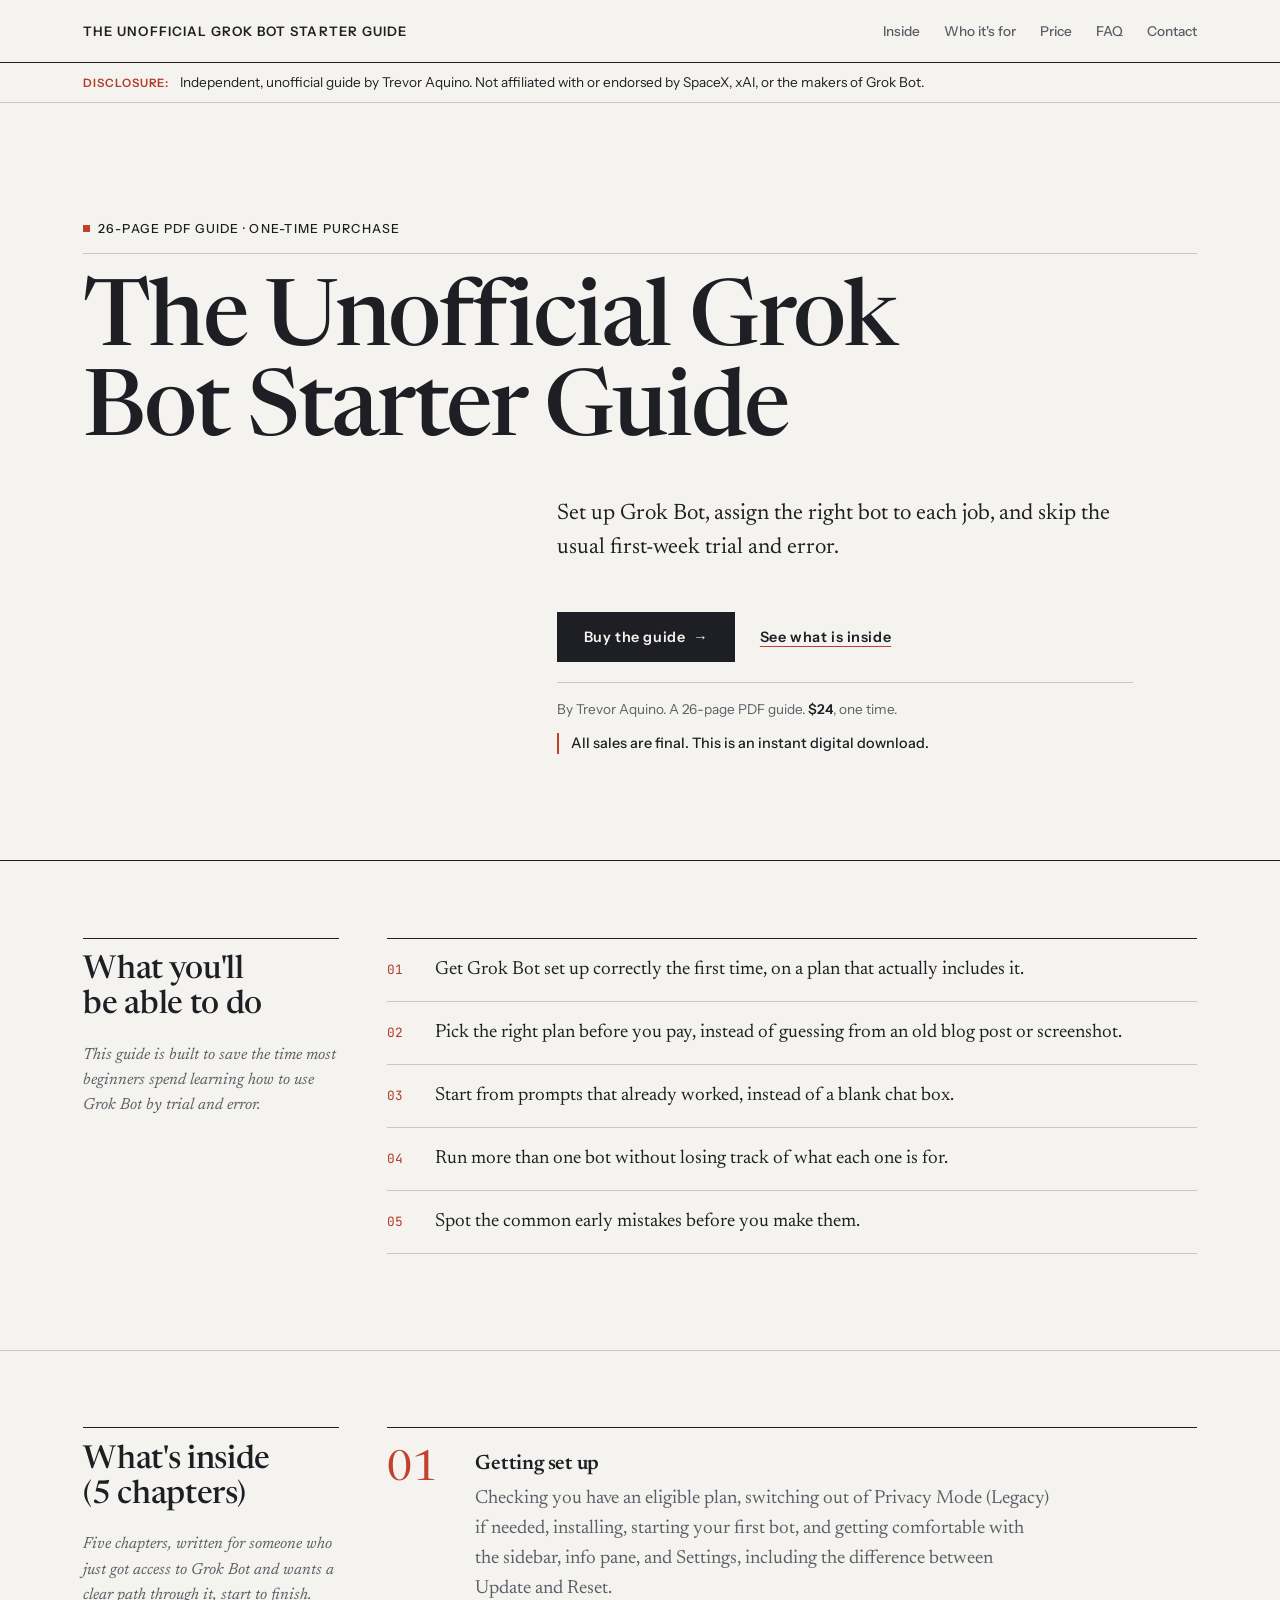
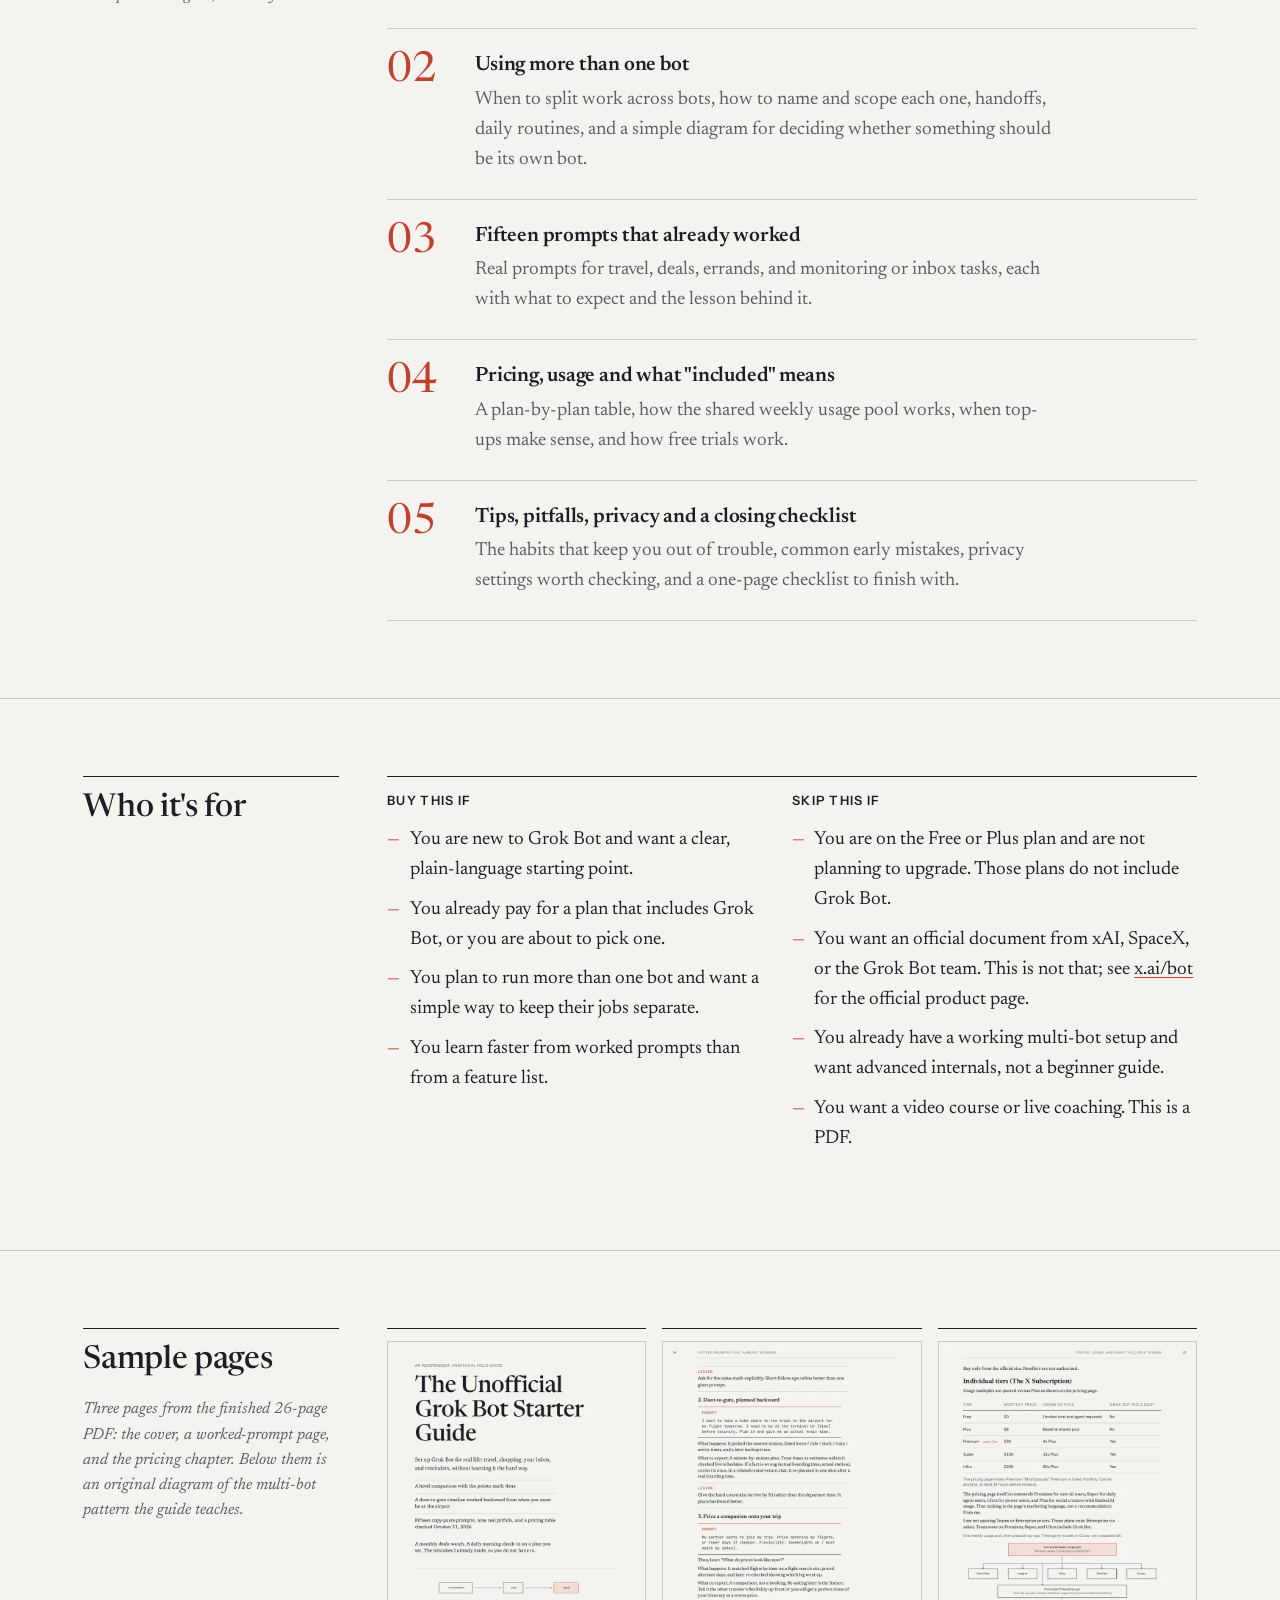
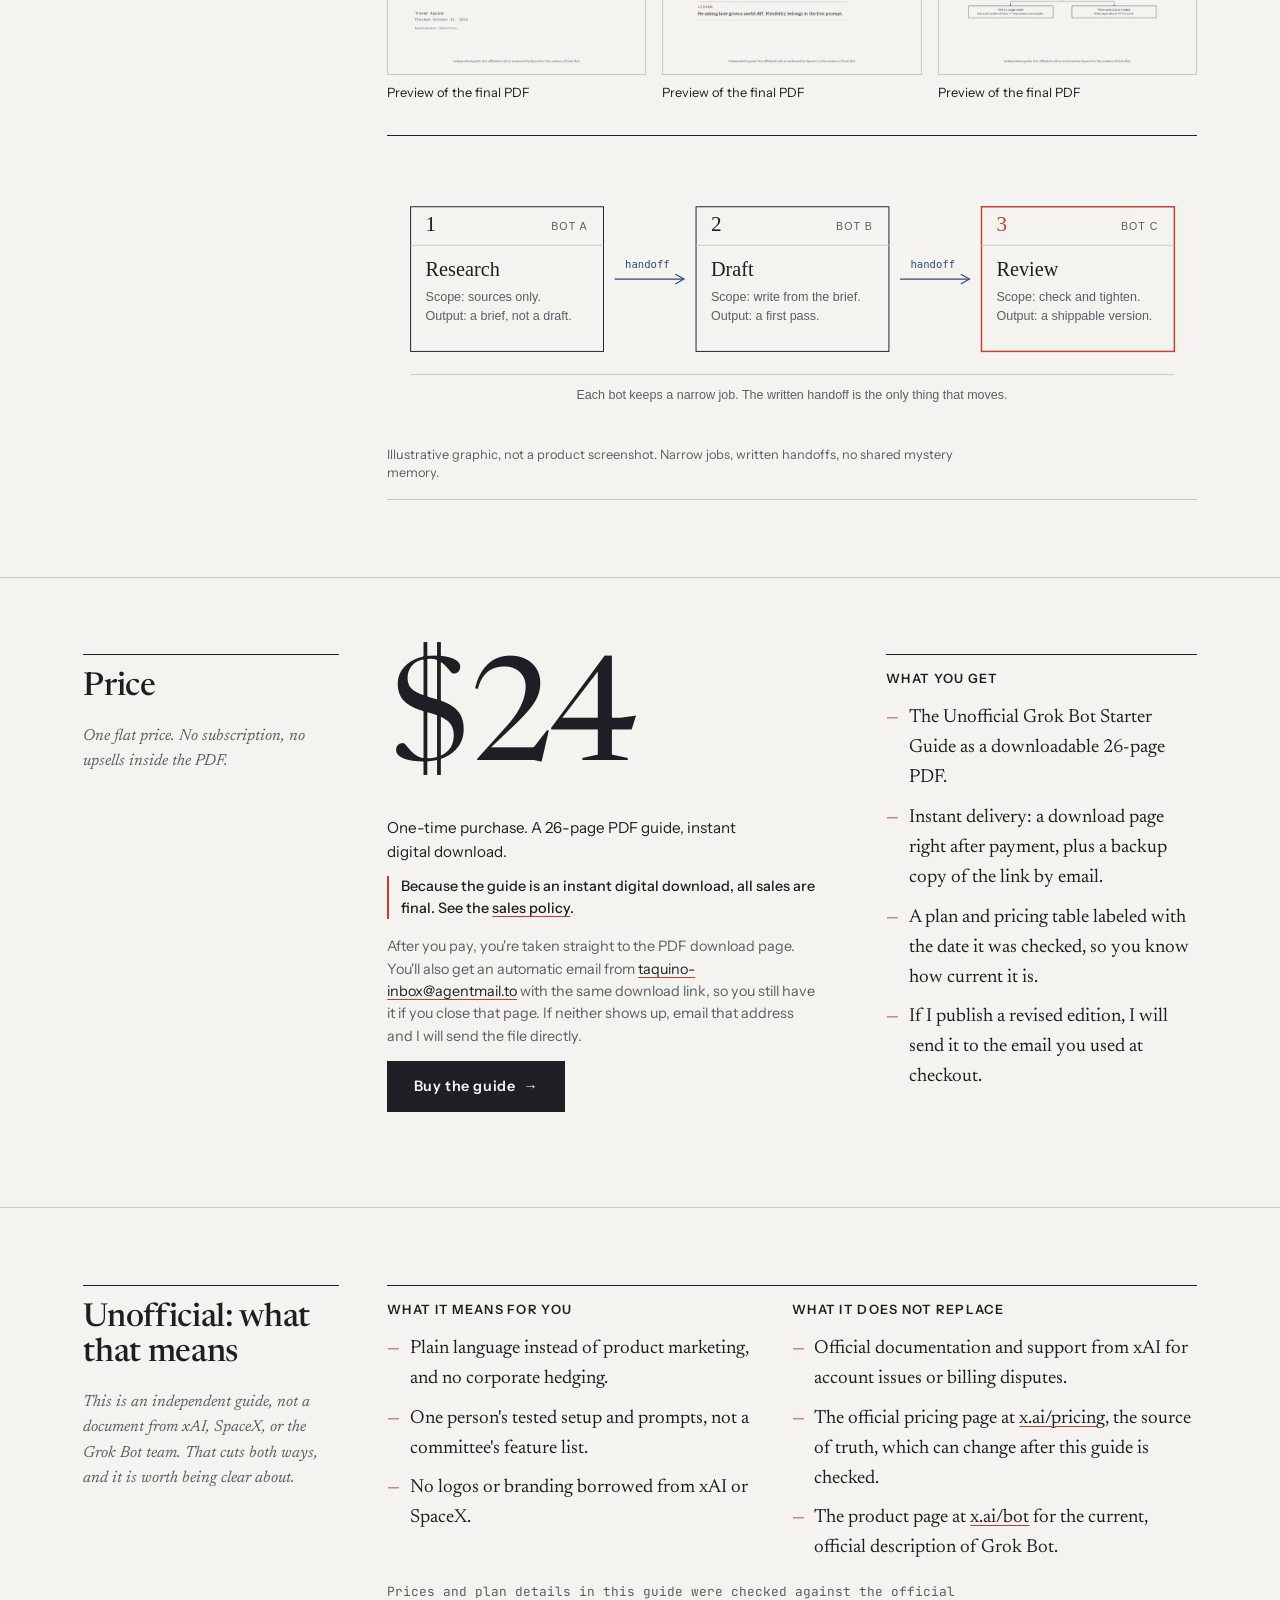
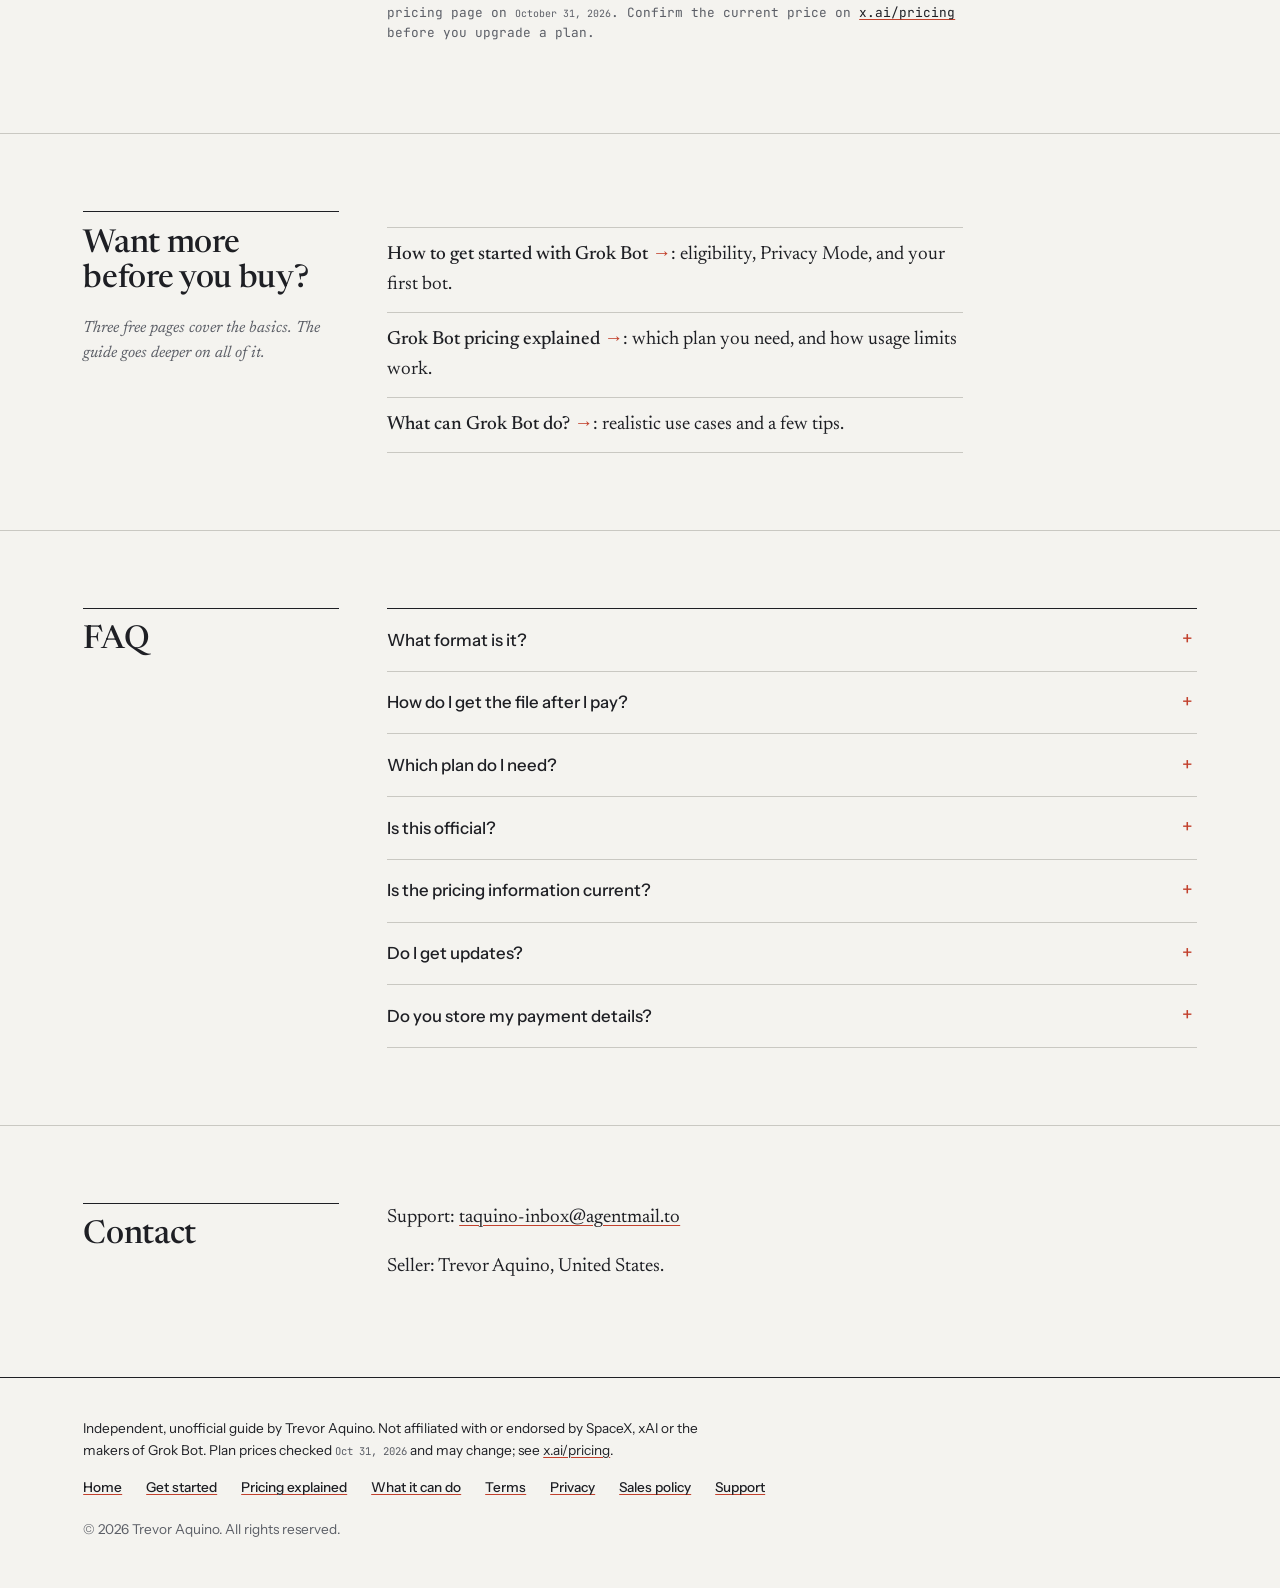
<file: index.html>
<!DOCTYPE html>
<html lang="en">
  <head>
    <meta charset="utf-8" />
    <meta name="viewport" content="width=device-width, initial-scale=1" />
    <!--
      SITE CONFIG (edit here, then match styles.css --price)
      PRICE: $24
      SUPPORT_EMAIL: taquino-inbox@agentmail.to
      BUY_URL: https://buy.stripe.com/14A6oI05U7hmfUZ0LU9EI00 (live Stripe Payment Link; see CHECKLIST.md to swap providers)
      CONTENTS: keep the ordered list in #contents-list in sync with this list
        1. Getting set up (eligible plans, Privacy Mode, installing, first bot, sidebar, info pane and Settings, Update vs Reset)
        2. Using more than one bot (when to split work, naming and scoping, handoffs, routines, a decision diagram)
        3. Fifteen prompts that already worked (travel, deals, errands, monitoring and inbox)
        4. Pricing, usage and what "included" means (tier table, shared weekly pool, top-ups, trials)
        5. Tips, pitfalls, privacy and a closing checklist
      PAGE COUNT: 26 pages (final). State it in hero/meta/OG/Twitter, Product JSON-LD,
      FAQ, and other beginner-facing copy; keep visible FAQ text and JSON-LD in sync.
    -->
    <title>The Unofficial Grok Bot Starter Guide: Setup, Plans &amp; 15 Tested Prompts (PDF)</title>
    <meta
      name="description"
      content="Plain-English 26-page starter guide for new Grok Bot users: setup, which plan includes it, one bot per job, 15 tested prompts. Unofficial and independent."
    />
    <meta name="robots" content="index, follow" />
    <link rel="canonical" href="https://trevoraquino.me/grokbot-guide/" />
    <link rel="icon" href="assets/favicon.svg" type="image/svg+xml" />
    <link rel="apple-touch-icon" href="assets/favicon.svg" />
    <meta property="og:type" content="website" />
    <meta property="og:site_name" content="The Unofficial Grok Bot Starter Guide" />
    <meta property="og:title" content="The Unofficial Grok Bot Starter Guide: Setup, Plans &amp; 15 Tested Prompts (PDF)" />
    <meta
      property="og:description"
      content="Plain-English 26-page starter guide for new Grok Bot users: setup, which plan includes it, one bot per job, 15 tested prompts. Unofficial and independent."
    />
    <meta property="og:url" content="https://trevoraquino.me/grokbot-guide/" />
    <meta
      property="og:image"
      content="https://trevoraquino.me/grokbot-guide/assets/og-image.png"
    />
    <meta property="og:image:width" content="1200" />
    <meta property="og:image:height" content="630" />
    <meta name="twitter:card" content="summary_large_image" />
    <meta name="twitter:title" content="The Unofficial Grok Bot Starter Guide" />
    <meta
      name="twitter:description"
      content="Plain-English 26-page starter guide for new Grok Bot users: setup, which plan includes it, one bot per job, 15 tested prompts."
    />
    <meta
      name="twitter:image"
      content="https://trevoraquino.me/grokbot-guide/assets/og-image.png"
    />
    <meta name="theme-color" content="#0d5c4d" />
    <link rel="preload" href="styles.css" as="style" />
    <link rel="stylesheet" href="styles.css" />
    <link rel="preconnect" href="https://buy.stripe.com" />
    <script type="application/ld+json">
      {
        "@context": "https://schema.org",
        "@graph": [
          {
            "@type": "Product",
            "name": "The Unofficial Grok Bot Starter Guide",
            "description": "A practical 26-page starter guide for people new to Grok Bot, covering setup, how to split everyday jobs (inbox, travel, shopping, reminders) across bots, fifteen copy-paste prompts that already worked, and current plan pricing checked October 31, 2026. An independent, unofficial product by Trevor Aquino, not affiliated with or endorsed by SpaceX or the makers of Grok Bot.",
            "image": "https://trevoraquino.me/grokbot-guide/assets/og-image.png",
            "brand": { "@type": "Person", "name": "Trevor Aquino" },
            "offers": {
              "@type": "Offer",
              "url": "https://buy.stripe.com/14A6oI05U7hmfUZ0LU9EI00",
              "priceCurrency": "USD",
              "price": "24.00",
              "availability": "https://schema.org/InStock",
              "itemCondition": "https://schema.org/NewCondition",
              "seller": { "@type": "Person", "name": "Trevor Aquino" }
            }
          },
          {
            "@type": "FAQPage",
            "mainEntity": [
              {
                "@type": "Question",
                "name": "What format is it?",
                "acceptedAnswer": {
                  "@type": "Answer",
                  "text": "A designed 26-page PDF guide. You can read it on a phone, tablet, or computer. It is not a Notion doc, not a video, and not a live workshop."
                }
              },
              {
                "@type": "Question",
                "name": "How do I get the file after I pay?",
                "acceptedAnswer": {
                  "@type": "Answer",
                  "text": "Right after you pay, you're taken straight to the PDF download page. An automatic email from taquino-inbox@agentmail.to also arrives with the same download link, so you still have it if you close that page. If neither shows up, email taquino-inbox@agentmail.to and I will send the file directly. This site does not host a login or a file locker."
                }
              },
              {
                "@type": "Question",
                "name": "Which plan do I need?",
                "acceptedAnswer": {
                  "@type": "Answer",
                  "text": "Grok Bot is not on every plan. You need Premium, Super, or Ultra on The X Subscription, an individual or team seat, or an eligible legacy or linked plan. Free and Plus do not include it. The guide's pricing chapter covers the full table, and the pricing explained page on this site has a short version."
                }
              },
              {
                "@type": "Question",
                "name": "Is this official?",
                "acceptedAnswer": {
                  "@type": "Answer",
                  "text": "No. This is an independent guide by Trevor Aquino. It is not affiliated with, endorsed by, or sponsored by SpaceX, xAI, or the makers of Grok Bot. I do not use their logos."
                }
              },
              {
                "@type": "Question",
                "name": "Is the pricing information current?",
                "acceptedAnswer": {
                  "@type": "Answer",
                  "text": "Prices and plan details were checked against the official pricing page on October 31, 2026, and they are labeled that way in the guide. Plans and prices change, so confirm the current price on x.ai/pricing before you buy or upgrade a plan."
                }
              },
              {
                "@type": "Question",
                "name": "Do I get updates?",
                "acceptedAnswer": {
                  "@type": "Answer",
                  "text": "Yes, for revised editions of this guide. I will email the file to the address used at checkout. I am not promising a course portal or unlimited future titles."
                }
              },
              {
                "@type": "Question",
                "name": "Do you store my payment details?",
                "acceptedAnswer": {
                  "@type": "Answer",
                  "text": "No. Payment is handled by Stripe. This site has no analytics, no cookies, and no payment forms of its own."
                }
              }
            ]
          }
        ]
      }
    </script>
  </head>
  <body>
    <a class="skip" href="#main">Skip to content</a>
    <header class="site-header">
      <div class="wrap">
        <a class="mark" href="index.html">The Unofficial Grok Bot Starter Guide</a>
        <nav class="nav" aria-label="Primary">
          <a href="#whats-inside">Inside</a>
          <a href="#who">Who it's for</a>
          <a href="#buy">Price</a>
          <a href="#faq">FAQ</a>
          <a href="#contact">Contact</a>
        </nav>
      </div>
    </header>
    <div class="notice" role="region" aria-label="Disclosure">
      <div class="wrap">
        <strong class="disclosure-label">Disclosure:</strong>
        Independent, unofficial guide by Trevor Aquino. Not affiliated with or endorsed by
        SpaceX, xAI, or the makers of Grok Bot.
      </div>
    </div>

    <main id="main">
      <section class="hero" aria-labelledby="hero-title">
        <div class="wrap">
          <p class="kicker">26-page PDF guide · one-time purchase</p>
          <h1 id="hero-title">The Unofficial Grok Bot Starter Guide</h1>
          <p class="lede">
            Set up Grok Bot, assign the right bot to each job, and skip the usual first-week
            trial and error.
          </p>
          <div class="hero-actions">
            <!-- Buy URL: https://buy.stripe.com/14A6oI05U7hmfUZ0LU9EI00 (Stripe Payment Link, see CHECKLIST.md to swap). -->
            <a class="btn btn-primary" href="https://buy.stripe.com/14A6oI05U7hmfUZ0LU9EI00" target="_blank" rel="noopener">Buy the guide</a>
            <a class="btn btn-ghost" href="#whats-inside">See what is inside</a>
          </div>
          <p class="meta-line">
            By Trevor Aquino. A 26-page PDF guide. <span class="price-value"></span>, one time.
          </p>
          <p class="sales-final">All sales are final. This is an instant digital download.</p>
        </div>
      </section>

      <section id="capabilities" aria-labelledby="capabilities-title">
        <div class="wrap">
          <div class="section-head">
            <h2 id="capabilities-title">What you'll be able to do</h2>
            <p class="section-intro">
              This guide is built to save the time most beginners spend learning how to use
              Grok Bot by trial and error.
            </p>
          </div>
          <ul class="outcomes">
            <li>Get Grok Bot set up correctly the first time, on a plan that actually includes it.</li>
            <li>Pick the right plan before you pay, instead of guessing from an old blog post or screenshot.</li>
            <li>Start from prompts that already worked, instead of a blank chat box.</li>
            <li>Run more than one bot without losing track of what each one is for.</li>
            <li>Spot the common early mistakes before you make them.</li>
          </ul>
        </div>
      </section>

      <section id="whats-inside" aria-labelledby="inside-title">
        <div class="wrap">
          <div class="section-head">
            <h2 id="inside-title">What's inside (5 chapters)</h2>
            <p class="section-intro">
              Five chapters, written for someone who just got access to Grok Bot and wants a
              clear path through it, start to finish.
            </p>
          </div>
          <ol class="contents" id="contents-list">
            <li>
              <span class="num" aria-hidden="true">01</span>
              <h3>Getting set up</h3>
              <p>
                Checking you have an eligible plan, switching out of Privacy Mode (Legacy) if
                needed, installing, starting your first bot, and getting comfortable with the
                sidebar, info pane, and Settings, including the difference between Update and
                Reset.
              </p>
            </li>
            <li>
              <span class="num" aria-hidden="true">02</span>
              <h3>Using more than one bot</h3>
              <p>
                When to split work across bots, how to name and scope each one, handoffs,
                daily routines, and a simple diagram for deciding whether something should be
                its own bot.
              </p>
            </li>
            <li>
              <span class="num" aria-hidden="true">03</span>
              <h3>Fifteen prompts that already worked</h3>
              <p>
                Real prompts for travel, deals, errands, and monitoring or inbox tasks, each
                with what to expect and the lesson behind it.
              </p>
            </li>
            <li>
              <span class="num" aria-hidden="true">04</span>
              <h3>Pricing, usage and what "included" means</h3>
              <p>
                A plan-by-plan table, how the shared weekly usage pool works, when top-ups
                make sense, and how free trials work.
              </p>
            </li>
            <li>
              <span class="num" aria-hidden="true">05</span>
              <h3>Tips, pitfalls, privacy and a closing checklist</h3>
              <p>
                The habits that keep you out of trouble, common early mistakes, privacy
                settings worth checking, and a one-page checklist to finish with.
              </p>
            </li>
          </ol>
        </div>
      </section>

      <section id="who" aria-labelledby="who-title">
        <div class="wrap">
          <div class="section-head">
            <h2 id="who-title">Who it's for</h2>
          </div>
          <div class="split">
            <article class="card">
              <h3>Buy this if</h3>
              <ul>
                <li>You are new to Grok Bot and want a clear, plain-language starting point.</li>
                <li>You already pay for a plan that includes Grok Bot, or you are about to pick one.</li>
                <li>You plan to run more than one bot and want a simple way to keep their jobs separate.</li>
                <li>You learn faster from worked prompts than from a feature list.</li>
              </ul>
            </article>
            <article class="card">
              <h3>Skip this if</h3>
              <ul>
                <li>You are on the Free or Plus plan and are not planning to upgrade. Those plans do not include Grok Bot.</li>
                <li>You want an official document from xAI, SpaceX, or the Grok Bot team. This is not that; see <a href="https://x.ai/bot">x.ai/bot</a> for the official product page.</li>
                <li>You already have a working multi-bot setup and want advanced internals, not a beginner guide.</li>
                <li>You want a video course or live coaching. This is a PDF.</li>
              </ul>
            </article>
          </div>
        </div>
      </section>

      <section id="sample" aria-labelledby="sample-title">
        <div class="wrap">
          <div class="section-head">
            <h2 id="sample-title">Sample pages</h2>
            <p class="section-intro">
              Three pages from the finished 26-page PDF: the cover, a worked-prompt page, and
              the pricing chapter. Below them is an original diagram of the multi-bot pattern
              the guide teaches.
            </p>
          </div>
          <div class="preview-grid">
            <figure>
              <picture>
                <source type="image/webp" srcset="assets/previews/cover.webp" />
                <img
                  src="assets/previews/cover.png"
                  width="700"
                  height="906"
                  loading="lazy"
                  alt="Cover of The Unofficial Grok Bot Starter Guide. An independent unofficial field guide by Trevor Aquino, listing a hotel comparison, a door-to-gate airport timeline, and fifteen copy-paste prompts with a pricing table checked October 31, 2026, plus a conversation-to-task-to-result diagram."
                />
              </picture>
              <figcaption>Preview of the final PDF</figcaption>
            </figure>
            <figure>
              <picture>
                <source type="image/webp" srcset="assets/previews/spread.webp" />
                <img
                  src="assets/previews/spread.png"
                  width="700"
                  height="906"
                  loading="lazy"
                  alt="Page 14 of the guide, from the chapter Fifteen prompts that already worked. It shows prompt 2, Door-to-gate, planned backward, and prompt 3, Price a companion onto your trip, each with a sample prompt, what happened, and a short lesson."
                />
              </picture>
              <figcaption>Preview of the final PDF</figcaption>
            </figure>
            <figure>
              <picture>
                <source type="image/webp" srcset="assets/previews/pricing.webp" />
                <img
                  src="assets/previews/pricing.png"
                  width="700"
                  height="906"
                  loading="lazy"
                  alt="Page 21 of the guide, Pricing, usage, and what included means. A table of individual X Subscription tiers from Free at $0 through Ultra at $200, noting which include Grok Bot, plus a diagram of the shared weekly usage pool feeding Grok Chat, Imagine, Voice, Grok Bot, and Cursor."
                />
              </picture>
              <figcaption>Preview of the final PDF</figcaption>
            </figure>
          </div>
          <figure class="diagram-frame">
            <img
              src="assets/handoff.svg"
              width="840"
              height="280"
              alt="Three bots in a line: Research hands a brief to Draft, which hands a first pass to Review. Each arrow is a written handoff."
            />
            <figcaption>
              Illustrative graphic, not a product screenshot. Narrow jobs, written handoffs,
              no shared mystery memory.
            </figcaption>
          </figure>
        </div>
      </section>

      <section id="buy" aria-labelledby="buy-title">
        <div class="wrap">
          <div class="section-head">
            <h2 id="buy-title">Price</h2>
            <p class="section-intro">One flat price. No subscription, no upsells inside the PDF.</p>
          </div>
          <div class="price-block">
            <div>
              <p class="price-display"><span class="price-value"></span></p>
              <p class="price-note">One-time purchase. A 26-page PDF guide, instant digital download.</p>
              <p class="sales-final">
                Because the guide is an instant digital download, all sales are final. See the
                <a href="sales-policy.html">sales policy</a>.
              </p>
              <p class="fine">
                After you pay, you're taken straight to the PDF download page. You'll also
                get an automatic email from
                <a href="mailto:taquino-inbox@agentmail.to">taquino-inbox@agentmail.to</a>
                with the same download link, so you still have it if you close that page. If
                neither shows up, email that address and I will send the file directly.
              </p>
              <!-- Buy URL: https://buy.stripe.com/14A6oI05U7hmfUZ0LU9EI00 (Stripe Payment Link, see CHECKLIST.md to swap). -->
              <p>
                <a
                  class="btn btn-primary"
                  href="https://buy.stripe.com/14A6oI05U7hmfUZ0LU9EI00"
                  target="_blank"
                  rel="noopener"
                  >Buy the guide</a
                >
              </p>
            </div>
            <article class="card">
              <h3>What you get</h3>
              <ul>
                <li>The Unofficial Grok Bot Starter Guide as a downloadable 26-page PDF.</li>
                <li>Instant delivery: a download page right after payment, plus a backup copy of the link by email.</li>
                <li>A plan and pricing table labeled with the date it was checked, so you know how current it is.</li>
                <li>If I publish a revised edition, I will send it to the email you used at checkout.</li>
              </ul>
            </article>
          </div>
        </div>
      </section>

      <section id="unofficial" aria-labelledby="unofficial-title">
        <div class="wrap">
          <div class="section-head">
            <h2 id="unofficial-title">Unofficial: what that means</h2>
            <p class="section-intro">
              This is an independent guide, not a document from xAI, SpaceX, or the Grok Bot
              team. That cuts both ways, and it is worth being clear about.
            </p>
          </div>
          <div class="split">
            <article class="card">
              <h3>What it means for you</h3>
              <ul>
                <li>Plain language instead of product marketing, and no corporate hedging.</li>
                <li>One person's tested setup and prompts, not a committee's feature list.</li>
                <li>No logos or branding borrowed from xAI or SpaceX.</li>
              </ul>
            </article>
            <article class="card">
              <h3>What it does not replace</h3>
              <ul>
                <li>Official documentation and support from xAI for account issues or billing disputes.</li>
                <li>The official pricing page at <a href="https://x.ai/pricing">x.ai/pricing</a>, the source of truth, which can change after this guide is checked.</li>
                <li>The product page at <a href="https://x.ai/bot">x.ai/bot</a> for the current, official description of Grok Bot.</li>
              </ul>
            </article>
          </div>
          <p class="meta">
            Prices and plan details in this guide were checked against the official pricing
            page on <time class="meta" datetime="2026-10-31">October 31, 2026</time>. Confirm the current
            price on <a href="https://x.ai/pricing">x.ai/pricing</a> before you upgrade a
            plan.
          </p>
        </div>
      </section>

      <section id="learn-more" aria-labelledby="learn-more-title">
        <div class="wrap">
          <div class="section-head">
            <h2 id="learn-more-title">Want more before you buy?</h2>
            <p class="section-intro">Three free pages cover the basics. The guide goes deeper on all of it.</p>
          </div>
          <ul class="related-links">
            <li><a href="get-started.html">How to get started with Grok Bot</a>: eligibility, Privacy Mode, and your first bot.</li>
            <li><a href="pricing-explained.html">Grok Bot pricing explained</a>: which plan you need, and how usage limits work.</li>
            <li><a href="what-can-grok-bot-do.html">What can Grok Bot do?</a>: realistic use cases and a few tips.</li>
          </ul>
        </div>
      </section>

      <section id="faq" aria-labelledby="faq-title">
        <div class="wrap">
          <div class="section-head">
            <h2 id="faq-title">FAQ</h2>
          </div>
          <div class="faq">
            <details>
              <summary>What format is it?</summary>
              <p>
                A designed 26-page PDF guide. You can read it on a phone, tablet, or computer. It
                is not a Notion doc, not a video, and not a live workshop.
              </p>
            </details>
            <details>
              <summary>How do I get the file after I pay?</summary>
              <p>
                Right after you pay, you're taken straight to the PDF download page. An
                automatic email from
                <a href="mailto:taquino-inbox@agentmail.to">taquino-inbox@agentmail.to</a>
                also arrives with the same download link, so you still have it if you close
                that page. If neither shows up, email
                <a href="mailto:taquino-inbox@agentmail.to">taquino-inbox@agentmail.to</a>
                and I will send the file directly. This site does not host a login or a file
                locker.
              </p>
            </details>
            <details>
              <summary>Which plan do I need?</summary>
              <p>
                Grok Bot is not on every plan. You need Premium, Super, or Ultra on The X
                Subscription, an individual or team seat, or an eligible legacy or linked
                plan. Free and Plus do not include it. The guide's pricing chapter covers the
                full table, and the <a href="pricing-explained.html">pricing explained page</a>
                on this site has a short version.
              </p>
            </details>
            <details>
              <summary>Is this official?</summary>
              <p>
                No. This is an independent guide by Trevor Aquino. It is not affiliated with,
                endorsed by, or sponsored by SpaceX, xAI, or the makers of Grok Bot. I do not
                use their logos.
              </p>
            </details>
            <details>
              <summary>Is the pricing information current?</summary>
              <p>
                Prices and plan details were checked against the official pricing page on
                <time class="meta" datetime="2026-10-31">October 31, 2026</time>, and they are labeled
                that way in the guide. Plans and prices change, so confirm the current price
                on <a href="https://x.ai/pricing">x.ai/pricing</a> before you buy or upgrade
                a plan.
              </p>
            </details>
            <details>
              <summary>Do I get updates?</summary>
              <p>
                Yes, for revised editions of this guide. I will email the file to the address
                used at checkout. I am not promising a course portal or unlimited future
                titles.
              </p>
            </details>
            <details>
              <summary>Do you store my payment details?</summary>
              <p>
                No. Payment is handled by Stripe. This site has no analytics, no cookies, and
                no payment forms of its own.
              </p>
            </details>
          </div>
        </div>
      </section>

      <section id="contact" aria-labelledby="contact-title">
        <div class="wrap">
          <div class="section-head">
            <h2 id="contact-title">Contact</h2>
          </div>
          <p>
            Support: <a href="mailto:taquino-inbox@agentmail.to">taquino-inbox@agentmail.to</a>
          </p>
          <p>Seller: Trevor Aquino, United States.</p>
        </div>
      </section>
    </main>

    <footer class="site-footer">
      <div class="wrap">
        <p>
          Independent, unofficial guide by Trevor Aquino. Not affiliated with or endorsed by
          SpaceX, xAI or the makers of Grok Bot. Plan prices checked
          <time class="meta" datetime="2026-10-31">Oct 31, 2026</time> and may change; see
          <a href="https://x.ai/pricing">x.ai/pricing</a>.
        </p>
        <ul class="footer-links">
          <li><a href="index.html">Home</a></li>
          <li><a href="get-started.html">Get started</a></li>
          <li><a href="pricing-explained.html">Pricing explained</a></li>
          <li><a href="what-can-grok-bot-do.html">What it can do</a></li>
          <li><a href="terms.html">Terms</a></li>
          <li><a href="privacy.html">Privacy</a></li>
          <li><a href="sales-policy.html">Sales policy</a></li>
          <li><a href="mailto:taquino-inbox@agentmail.to">Support</a></li>
        </ul>
        <p>© 2026 Trevor Aquino. All rights reserved.</p>
      </div>
    </footer>
  </body>
</html>
</file>
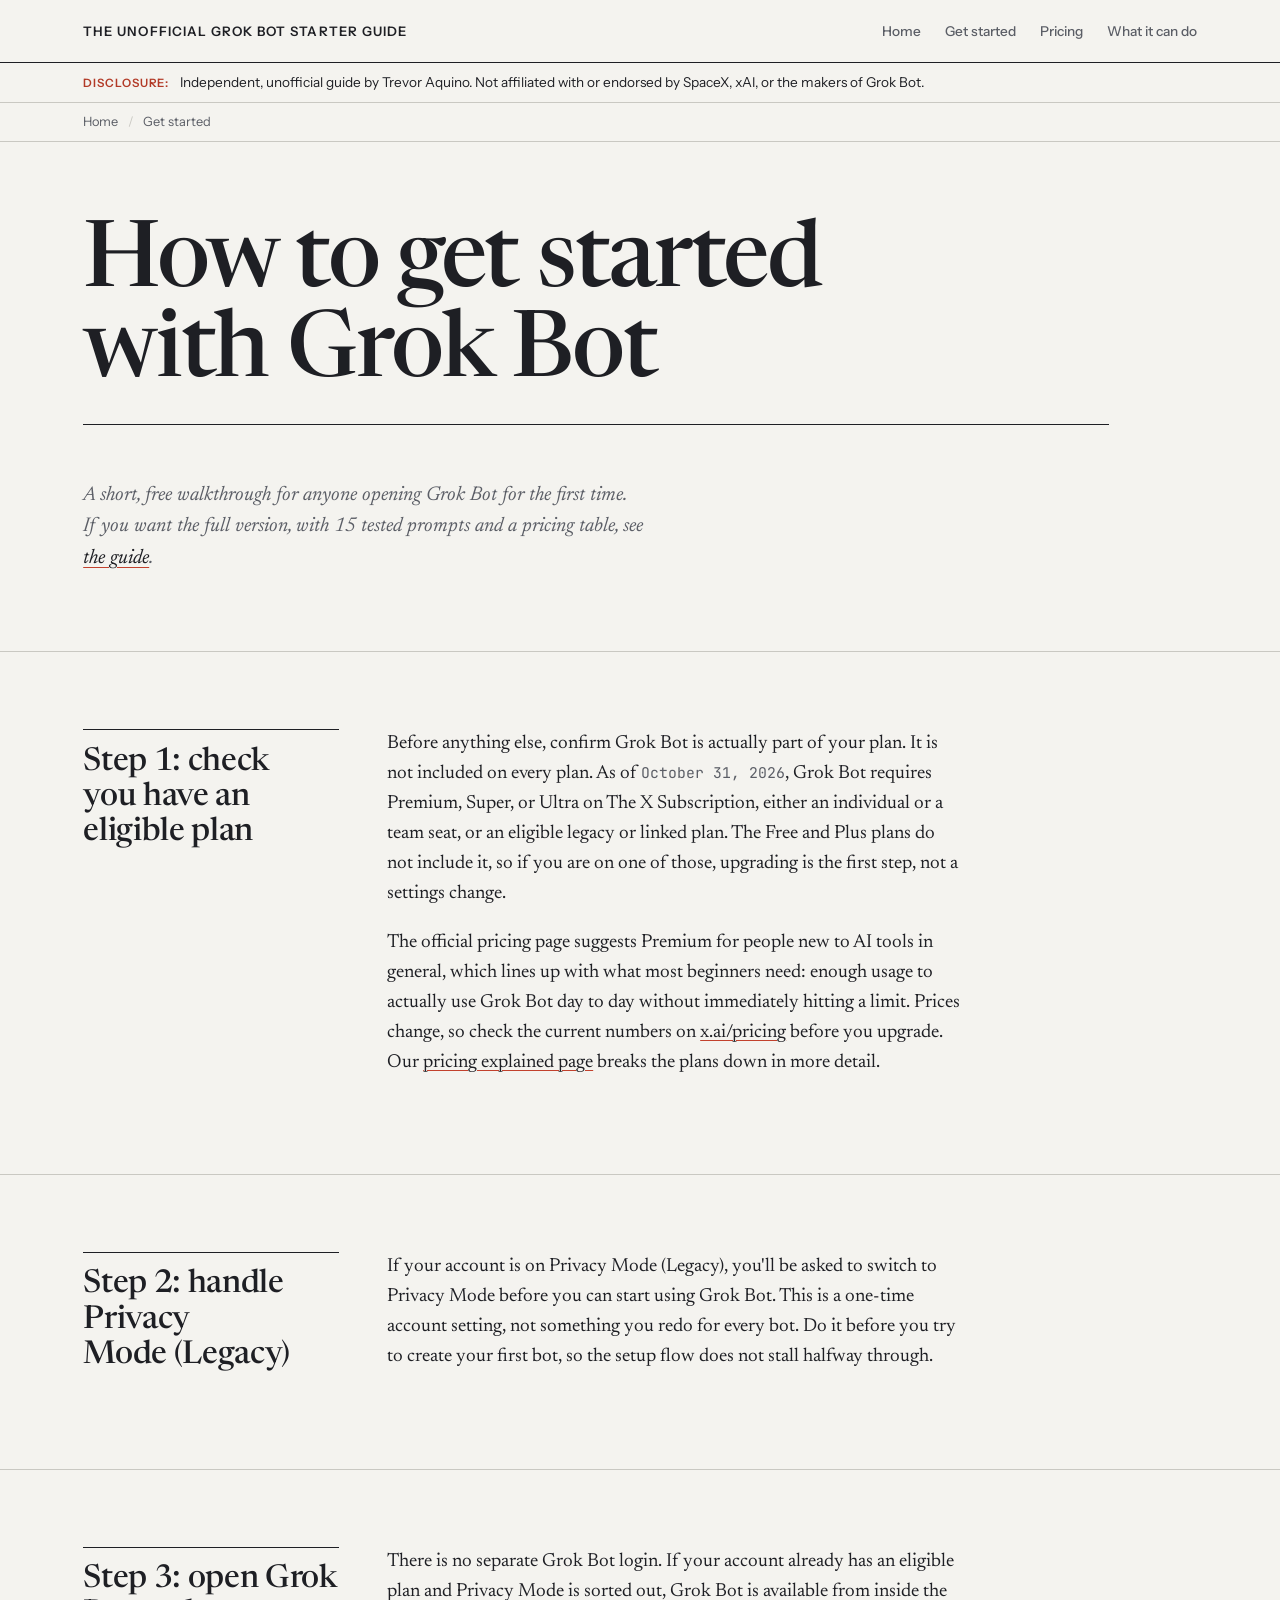
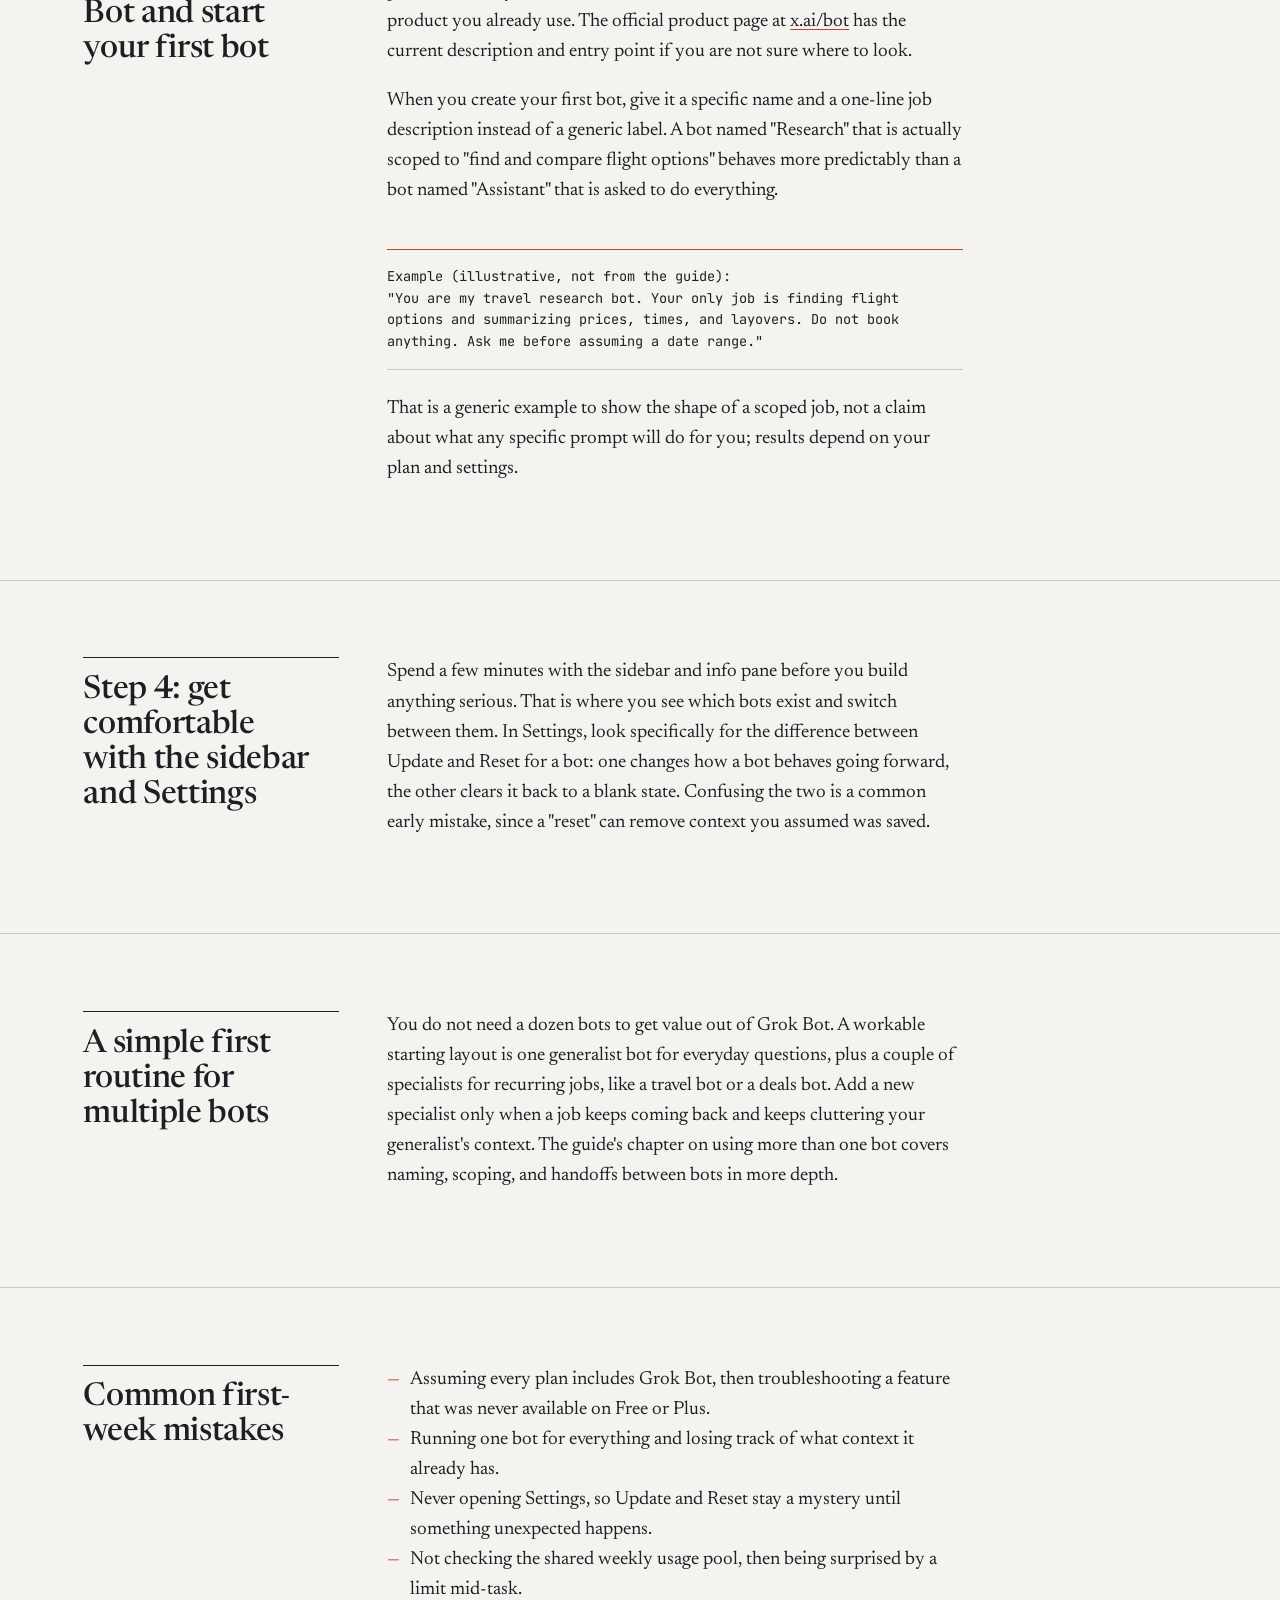
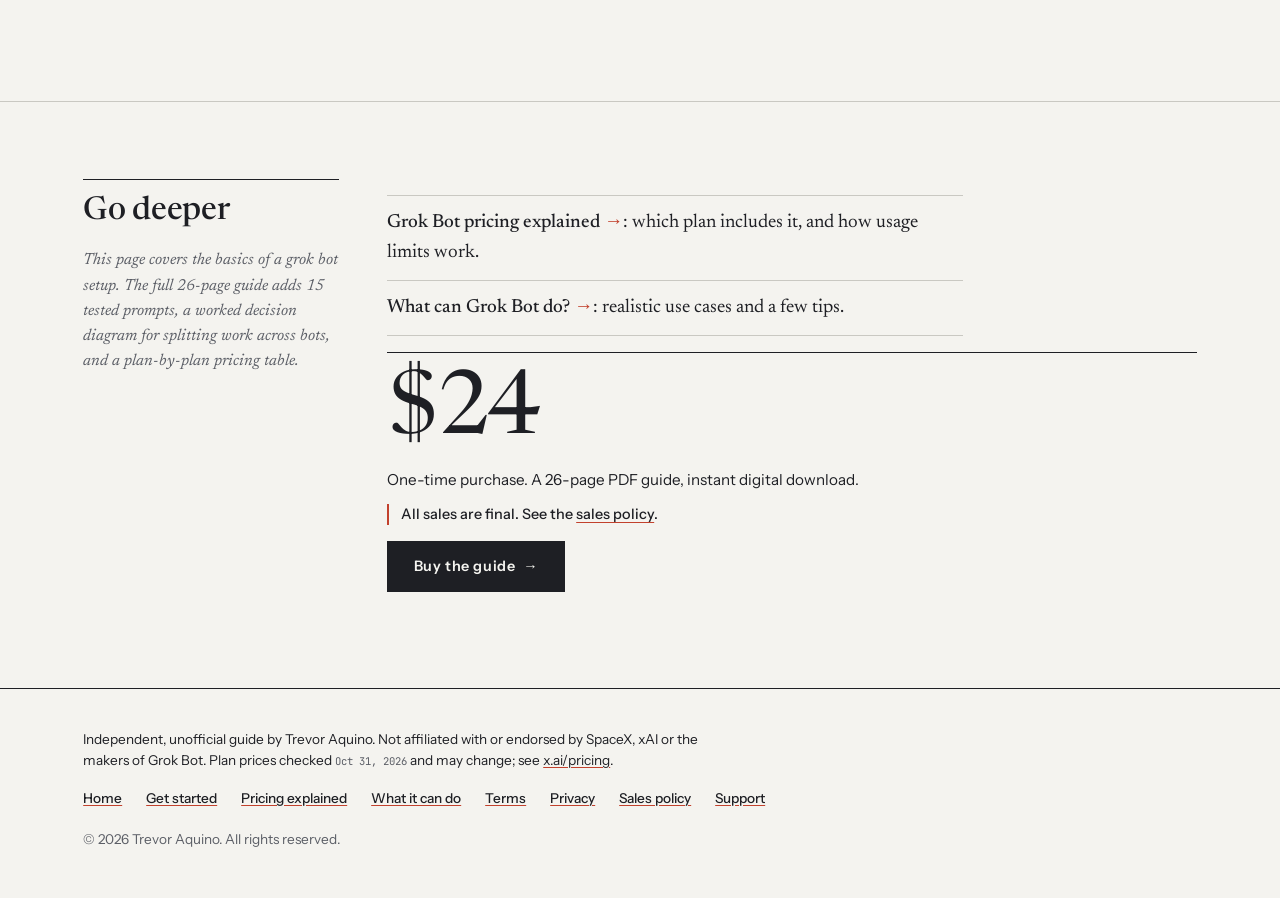
<file: get-started.html>
<!DOCTYPE html>
<html lang="en">
  <head>
    <meta charset="utf-8" />
    <meta name="viewport" content="width=device-width, initial-scale=1" />
    <title>How to Get Started with Grok Bot (Beginner Guide)</title>
    <meta
      name="description"
      content="How to set up Grok Bot step by step: check your plan, handle Privacy Mode, start your first bot, and avoid common first-week mistakes."
    />
    <meta name="robots" content="index, follow" />
    <link rel="canonical" href="https://trevoraquino.me/grokbot-guide/get-started.html" />
    <link rel="icon" href="assets/favicon.svg" type="image/svg+xml" />
    <link rel="apple-touch-icon" href="assets/favicon.svg" />
    <meta property="og:type" content="article" />
    <meta property="og:site_name" content="The Unofficial Grok Bot Starter Guide" />
    <meta property="og:title" content="How to Get Started with Grok Bot" />
    <meta
      property="og:description"
      content="A free, plain-language walkthrough: eligible plans, Privacy Mode, your first bot, and first-week mistakes to skip."
    />
    <meta property="og:url" content="https://trevoraquino.me/grokbot-guide/get-started.html" />
    <meta property="og:image" content="https://trevoraquino.me/grokbot-guide/assets/og-image.png" />
    <meta property="og:image:width" content="1200" />
    <meta property="og:image:height" content="630" />
    <meta name="twitter:card" content="summary_large_image" />
    <meta name="twitter:title" content="How to Get Started with Grok Bot" />
    <meta
      name="twitter:description"
      content="A free, plain-language walkthrough: eligible plans, Privacy Mode, your first bot, and first-week mistakes to skip."
    />
    <meta name="twitter:image" content="https://trevoraquino.me/grokbot-guide/assets/og-image.png" />
    <meta name="theme-color" content="#0d5c4d" />
    <link rel="preload" href="styles.css" as="style" />
    <link rel="stylesheet" href="styles.css" />
    <link rel="preconnect" href="https://buy.stripe.com" />
    <script type="application/ld+json">
      {
        "@context": "https://schema.org",
        "@type": "BreadcrumbList",
        "itemListElement": [
          {
            "@type": "ListItem",
            "position": 1,
            "name": "Home",
            "item": "https://trevoraquino.me/grokbot-guide/"
          },
          {
            "@type": "ListItem",
            "position": 2,
            "name": "Get started",
            "item": "https://trevoraquino.me/grokbot-guide/get-started.html"
          }
        ]
      }
    </script>
  </head>
  <body>
    <a class="skip" href="#main">Skip to content</a>
    <header class="site-header">
      <div class="wrap">
        <a class="mark" href="index.html">The Unofficial Grok Bot Starter Guide</a>
        <nav class="nav" aria-label="Primary">
          <a href="index.html">Home</a>
          <a href="get-started.html">Get started</a>
          <a href="pricing-explained.html">Pricing</a>
          <a href="what-can-grok-bot-do.html">What it can do</a>
        </nav>
      </div>
    </header>
    <div class="notice" role="region" aria-label="Disclosure">
      <div class="wrap">
        <strong class="disclosure-label">Disclosure:</strong>
        Independent, unofficial guide by Trevor Aquino. Not affiliated with or endorsed by
        SpaceX, xAI, or the makers of Grok Bot.
      </div>
    </div>
    <nav class="breadcrumbs" aria-label="Breadcrumb">
      <div class="wrap">
        <ol class="breadcrumb-list">
          <li><a href="index.html">Home</a></li>
          <li aria-current="page">Get started</li>
        </ol>
      </div>
    </nav>

    <main id="main">
      <section aria-labelledby="page-title">
        <div class="wrap">
          <div class="section-head">
            <h1 id="page-title">How to get started with Grok Bot</h1>
            <p class="section-intro">
              A short, free walkthrough for anyone opening Grok Bot for the first time. If
              you want the full version, with 15 tested prompts and a pricing table, see
              <a href="index.html">the guide</a>.
            </p>
          </div>
        </div>
      </section>

      <section id="eligible-plan" aria-labelledby="eligible-plan-title">
        <div class="wrap">
          <div class="section-head">
            <h2 id="eligible-plan-title">Step 1: check you have an eligible plan</h2>
          </div>
          <p>
            Before anything else, confirm Grok Bot is actually part of your plan. It is not
            included on every plan. As of
            <time class="meta" datetime="2026-10-31">October 31, 2026</time>, Grok Bot
            requires Premium, Super, or Ultra on The X Subscription, either an individual or
            a team seat, or an eligible legacy or linked plan. The Free and Plus plans do not
            include it, so if you are on one of those, upgrading is the first step, not a
            settings change.
          </p>
          <p>
            The official pricing page suggests Premium for people new to AI tools in
            general, which lines up with what most beginners need: enough usage to actually
            use Grok Bot day to day without immediately hitting a limit. Prices change, so
            check the current numbers on <a href="https://x.ai/pricing">x.ai/pricing</a>
            before you upgrade. Our <a href="pricing-explained.html">pricing explained page</a>
            breaks the plans down in more detail.
          </p>
        </div>
      </section>

      <section id="privacy-mode" aria-labelledby="privacy-mode-title">
        <div class="wrap">
          <div class="section-head">
            <h2 id="privacy-mode-title">Step 2: handle Privacy Mode (Legacy)</h2>
          </div>
          <p>
            If your account is on Privacy Mode (Legacy), you'll be asked to switch to
            Privacy Mode before you can start using Grok Bot. This is a one-time account
            setting, not something you redo for every bot. Do it before you try to create
            your first bot, so the setup flow does not stall halfway through.
          </p>
        </div>
      </section>

      <section id="first-bot" aria-labelledby="first-bot-title">
        <div class="wrap">
          <div class="section-head">
            <h2 id="first-bot-title">Step 3: open Grok Bot and start your first bot</h2>
          </div>
          <p>
            There is no separate Grok Bot login. If your account already has an eligible
            plan and Privacy Mode is sorted out, Grok Bot is available from inside the
            product you already use. The official product page at
            <a href="https://x.ai/bot">x.ai/bot</a> has the current description and entry
            point if you are not sure where to look.
          </p>
          <p>
            When you create your first bot, give it a specific name and a one-line job
            description instead of a generic label. A bot named "Research" that is actually
            scoped to "find and compare flight options" behaves more predictably than a bot
            named "Assistant" that is asked to do everything.
          </p>
          <pre class="prompt"><code>Example (illustrative, not from the guide):
"You are my travel research bot. Your only job is finding flight
options and summarizing prices, times, and layovers. Do not book
anything. Ask me before assuming a date range."</code></pre>
          <p>
            That is a generic example to show the shape of a scoped job, not a claim about
            what any specific prompt will do for you; results depend on your plan and
            settings.
          </p>
        </div>
      </section>

      <section id="sidebar-settings" aria-labelledby="sidebar-settings-title">
        <div class="wrap">
          <div class="section-head">
            <h2 id="sidebar-settings-title">Step 4: get comfortable with the sidebar and Settings</h2>
          </div>
          <p>
            Spend a few minutes with the sidebar and info pane before you build anything
            serious. That is where you see which bots exist and switch between them. In
            Settings, look specifically for the difference between Update and Reset for a
            bot: one changes how a bot behaves going forward, the other clears it back to a
            blank state. Confusing the two is a common early mistake, since a "reset" can
            remove context you assumed was saved.
          </p>
        </div>
      </section>

      <section id="simple-routine" aria-labelledby="simple-routine-title">
        <div class="wrap">
          <div class="section-head">
            <h2 id="simple-routine-title">A simple first routine for multiple bots</h2>
          </div>
          <p>
            You do not need a dozen bots to get value out of Grok Bot. A workable starting
            layout is one generalist bot for everyday questions, plus a couple of
            specialists for recurring jobs, like a travel bot or a deals bot. Add a new
            specialist only when a job keeps coming back and keeps cluttering your
            generalist's context. The guide's chapter on using more than one bot covers
            naming, scoping, and handoffs between bots in more depth.
          </p>
        </div>
      </section>

      <section id="first-week-mistakes" aria-labelledby="first-week-mistakes-title">
        <div class="wrap">
          <div class="section-head">
            <h2 id="first-week-mistakes-title">Common first-week mistakes</h2>
          </div>
          <ul>
            <li>Assuming every plan includes Grok Bot, then troubleshooting a feature that was never available on Free or Plus.</li>
            <li>Running one bot for everything and losing track of what context it already has.</li>
            <li>Never opening Settings, so Update and Reset stay a mystery until something unexpected happens.</li>
            <li>Not checking the shared weekly usage pool, then being surprised by a limit mid-task.</li>
          </ul>
        </div>
      </section>

      <section id="cta" aria-labelledby="cta-title">
        <div class="wrap">
          <div class="section-head">
            <h2 id="cta-title">Go deeper</h2>
            <p class="section-intro">
              This page covers the basics of a grok bot setup. The full 26-page guide adds
              15 tested prompts, a worked decision diagram for splitting work across bots,
              and a plan-by-plan pricing table.
            </p>
          </div>
          <ul class="related-links">
            <li><a href="pricing-explained.html">Grok Bot pricing explained</a>: which plan includes it, and how usage limits work.</li>
            <li><a href="what-can-grok-bot-do.html">What can Grok Bot do?</a>: realistic use cases and a few tips.</li>
          </ul>
          <div class="cta-buy">
            <p class="price-display"><span class="price-value"></span></p>
            <p class="price-note">One-time purchase. A 26-page PDF guide, instant digital download.</p>
            <p class="sales-final">
              All sales are final. See the <a href="sales-policy.html">sales policy</a>.
            </p>
            <p>
              <a
                class="btn btn-primary"
                href="https://buy.stripe.com/14A6oI05U7hmfUZ0LU9EI00"
                target="_blank"
                rel="noopener"
                >Buy the guide</a
              >
            </p>
          </div>
        </div>
      </section>
    </main>

    <footer class="site-footer">
      <div class="wrap">
        <p>
          Independent, unofficial guide by Trevor Aquino. Not affiliated with or endorsed by
          SpaceX, xAI or the makers of Grok Bot. Plan prices checked
          <time class="meta" datetime="2026-10-31">Oct 31, 2026</time> and may change; see
          <a href="https://x.ai/pricing">x.ai/pricing</a>.
        </p>
        <ul class="footer-links">
          <li><a href="index.html">Home</a></li>
          <li><a href="get-started.html">Get started</a></li>
          <li><a href="pricing-explained.html">Pricing explained</a></li>
          <li><a href="what-can-grok-bot-do.html">What it can do</a></li>
          <li><a href="terms.html">Terms</a></li>
          <li><a href="privacy.html">Privacy</a></li>
          <li><a href="sales-policy.html">Sales policy</a></li>
          <li><a href="mailto:taquino-inbox@agentmail.to">Support</a></li>
        </ul>
        <p>© 2026 Trevor Aquino. All rights reserved.</p>
      </div>
    </footer>
  </body>
</html>
</file>
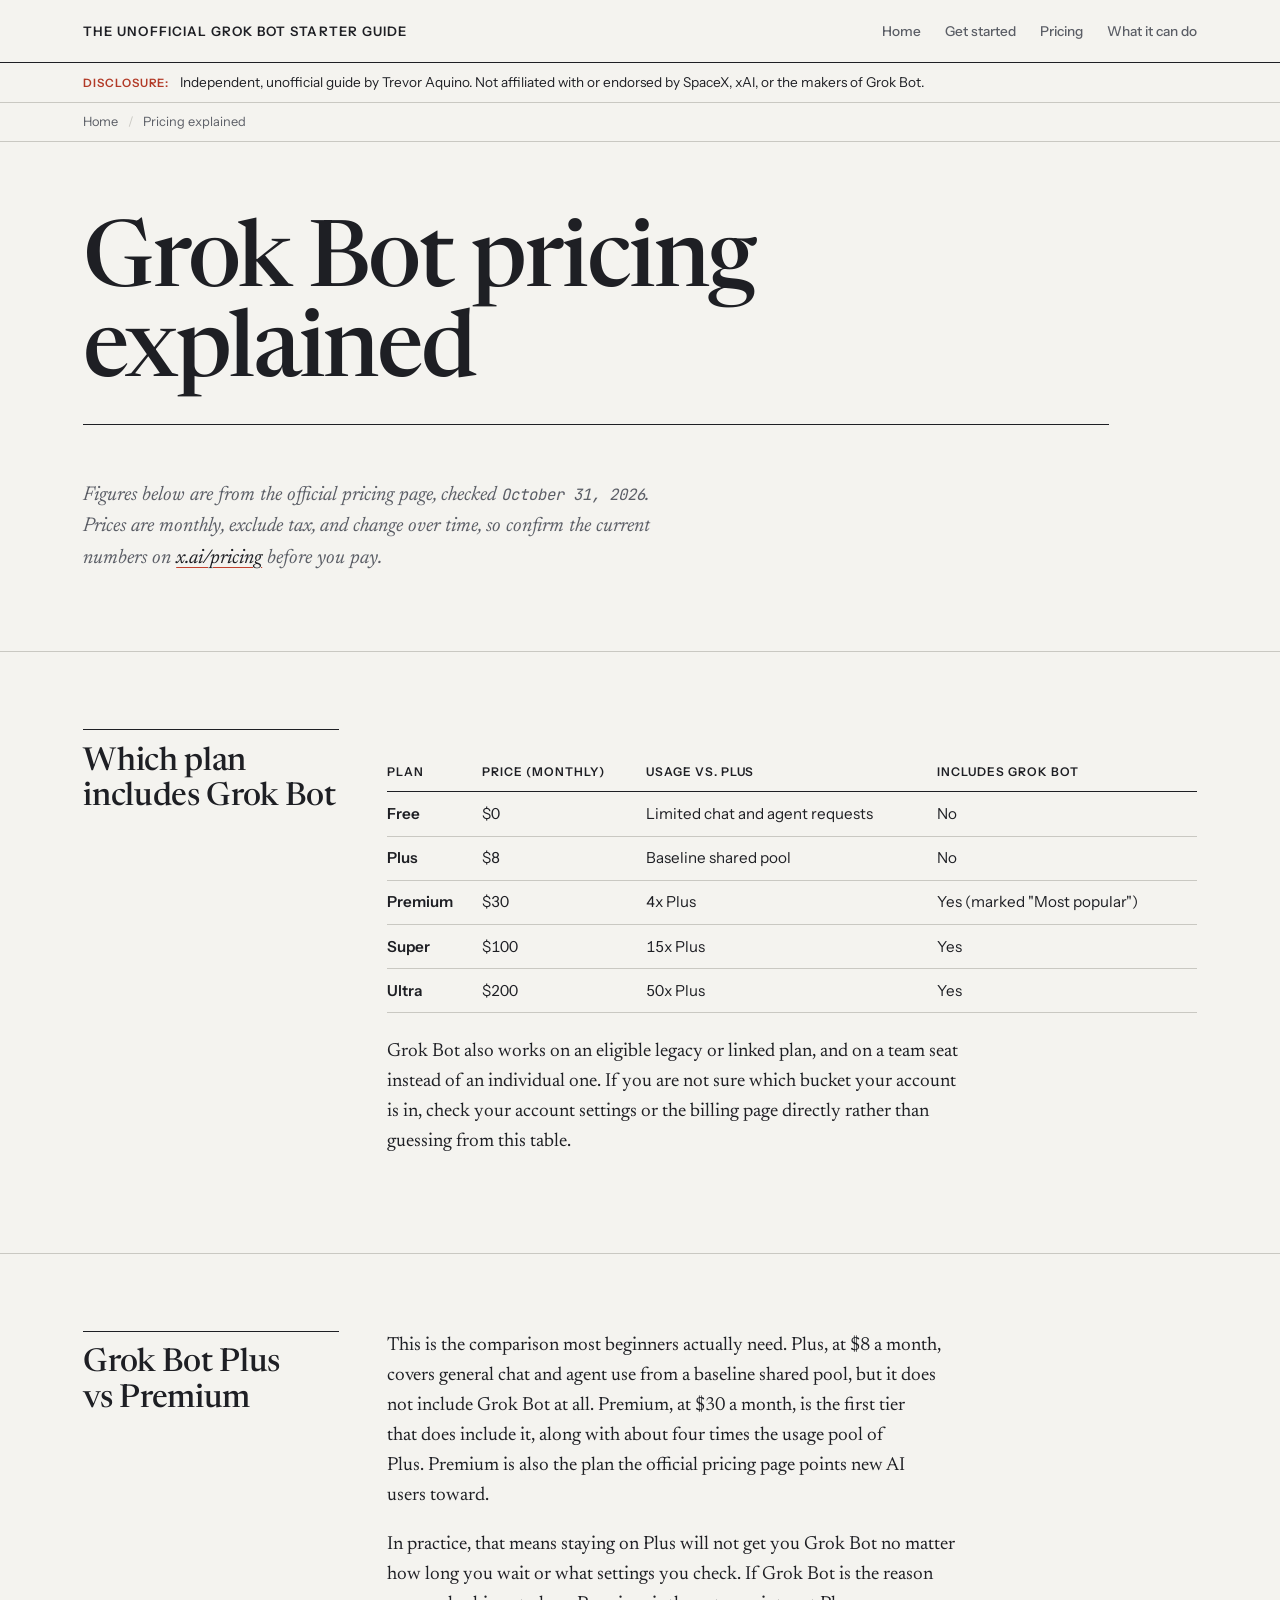
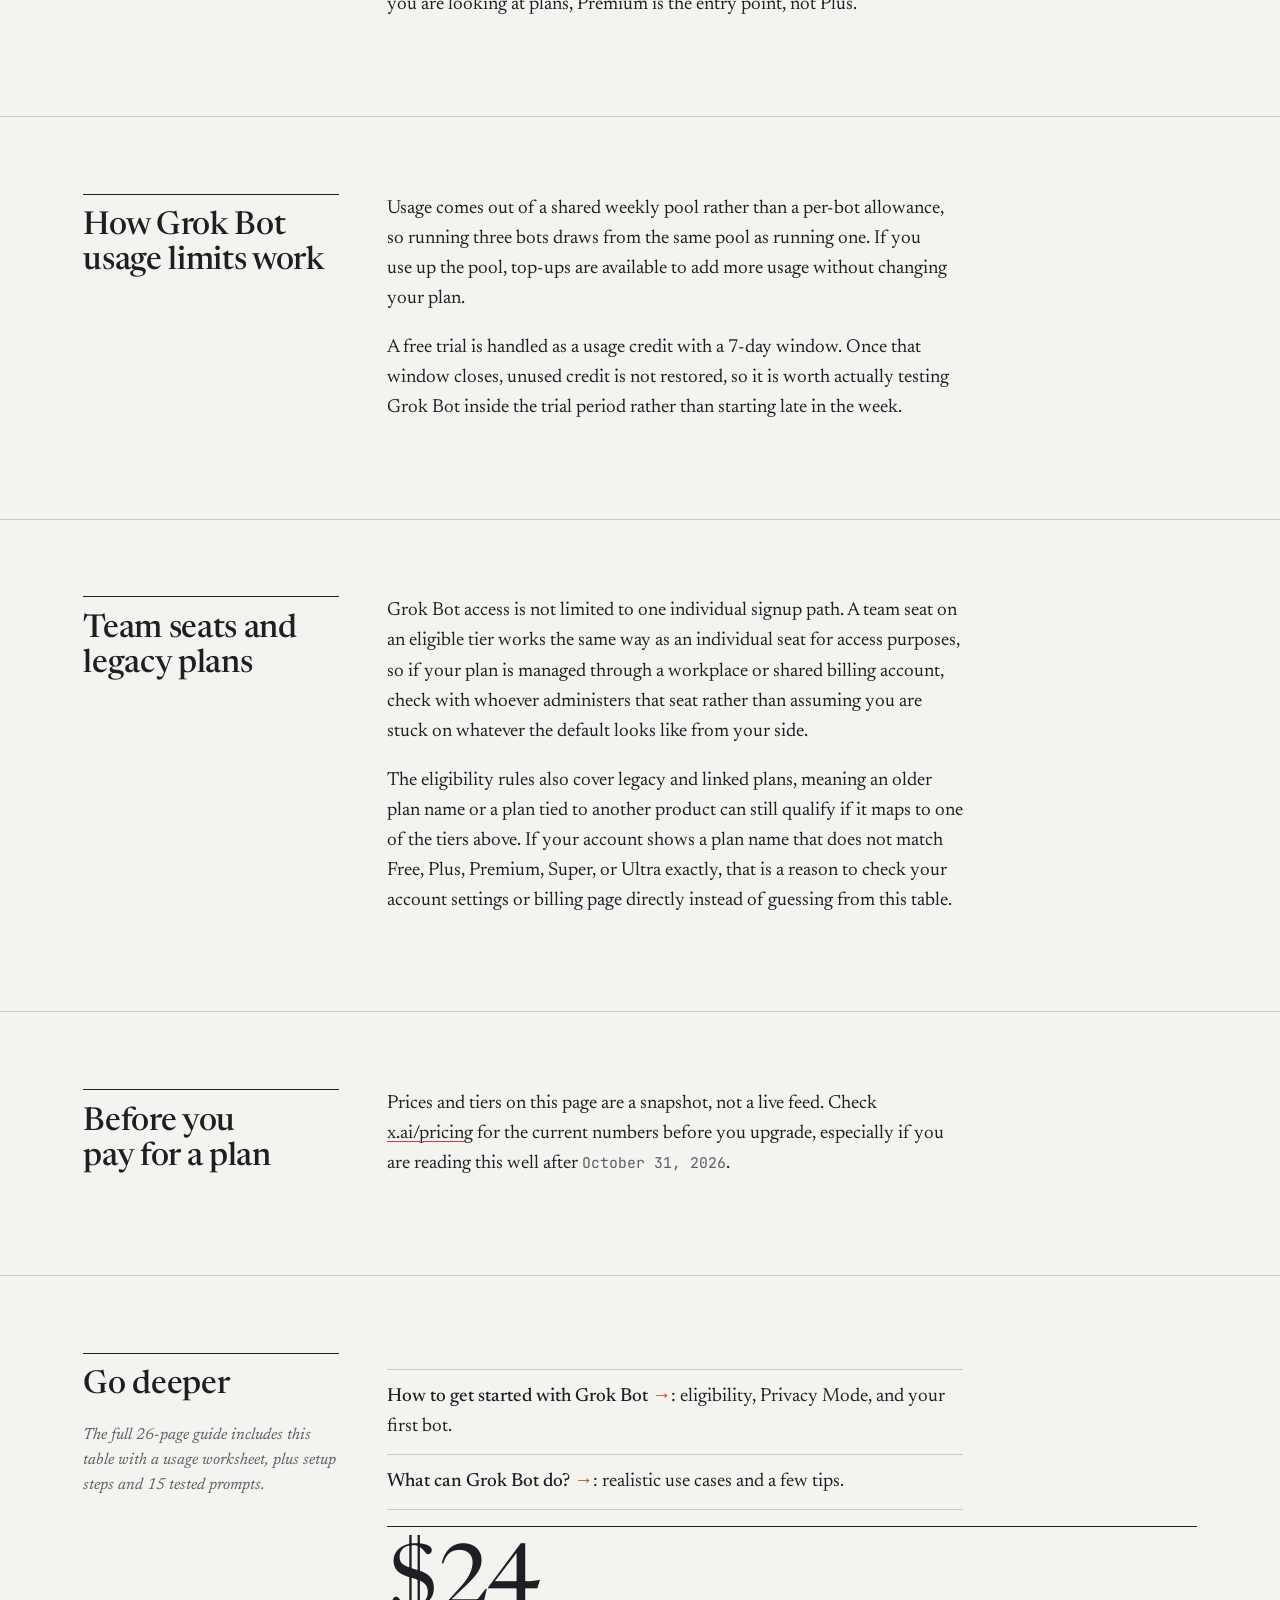
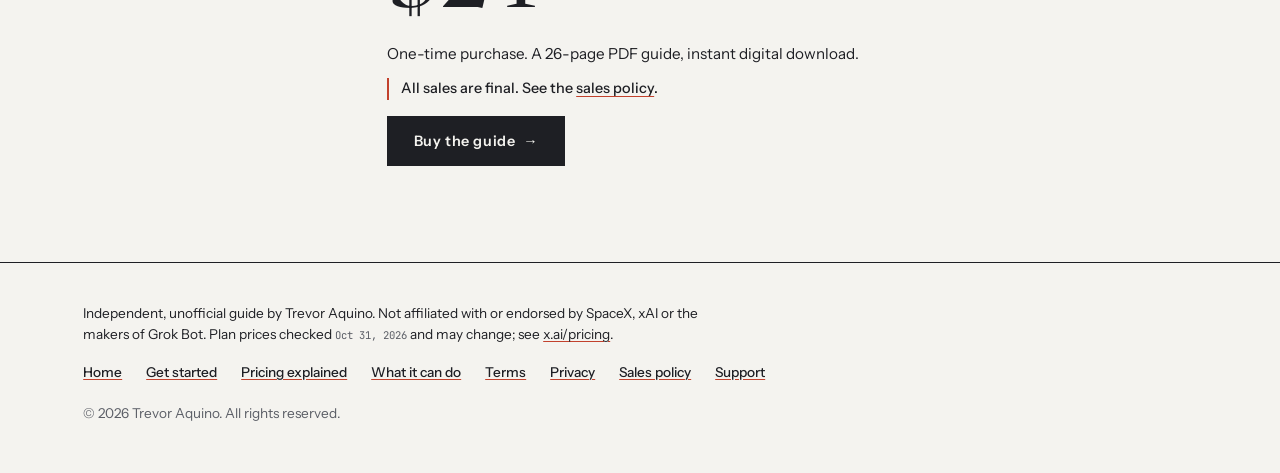
<file: pricing-explained.html>
<!DOCTYPE html>
<html lang="en">
  <head>
    <meta charset="utf-8" />
    <meta name="viewport" content="width=device-width, initial-scale=1" />
    <title>Grok Bot Pricing Explained: Which Plan Includes It</title>
    <meta
      name="description"
      content="Grok Bot pricing explained in plain English: which plan includes it, Plus vs Premium, usage limits, and the shared weekly pool."
    />
    <meta name="robots" content="index, follow" />
    <link rel="canonical" href="https://trevoraquino.me/grokbot-guide/pricing-explained.html" />
    <link rel="icon" href="assets/favicon.svg" type="image/svg+xml" />
    <link rel="apple-touch-icon" href="assets/favicon.svg" />
    <meta property="og:type" content="article" />
    <meta property="og:site_name" content="The Unofficial Grok Bot Starter Guide" />
    <meta property="og:title" content="Grok Bot Pricing Explained" />
    <meta
      property="og:description"
      content="Which plan includes Grok Bot, Plus vs Premium, usage limits, and the shared weekly pool, checked against the official pricing page."
    />
    <meta property="og:url" content="https://trevoraquino.me/grokbot-guide/pricing-explained.html" />
    <meta property="og:image" content="https://trevoraquino.me/grokbot-guide/assets/og-image.png" />
    <meta property="og:image:width" content="1200" />
    <meta property="og:image:height" content="630" />
    <meta name="twitter:card" content="summary_large_image" />
    <meta name="twitter:title" content="Grok Bot Pricing Explained" />
    <meta
      name="twitter:description"
      content="Which plan includes Grok Bot, Plus vs Premium, usage limits, and the shared weekly pool."
    />
    <meta name="twitter:image" content="https://trevoraquino.me/grokbot-guide/assets/og-image.png" />
    <meta name="theme-color" content="#0d5c4d" />
    <link rel="preload" href="styles.css" as="style" />
    <link rel="stylesheet" href="styles.css" />
    <link rel="preconnect" href="https://buy.stripe.com" />
    <script type="application/ld+json">
      {
        "@context": "https://schema.org",
        "@type": "BreadcrumbList",
        "itemListElement": [
          {
            "@type": "ListItem",
            "position": 1,
            "name": "Home",
            "item": "https://trevoraquino.me/grokbot-guide/"
          },
          {
            "@type": "ListItem",
            "position": 2,
            "name": "Pricing explained",
            "item": "https://trevoraquino.me/grokbot-guide/pricing-explained.html"
          }
        ]
      }
    </script>
  </head>
  <body>
    <a class="skip" href="#main">Skip to content</a>
    <header class="site-header">
      <div class="wrap">
        <a class="mark" href="index.html">The Unofficial Grok Bot Starter Guide</a>
        <nav class="nav" aria-label="Primary">
          <a href="index.html">Home</a>
          <a href="get-started.html">Get started</a>
          <a href="pricing-explained.html">Pricing</a>
          <a href="what-can-grok-bot-do.html">What it can do</a>
        </nav>
      </div>
    </header>
    <div class="notice" role="region" aria-label="Disclosure">
      <div class="wrap">
        <strong class="disclosure-label">Disclosure:</strong>
        Independent, unofficial guide by Trevor Aquino. Not affiliated with or endorsed by
        SpaceX, xAI, or the makers of Grok Bot.
      </div>
    </div>
    <nav class="breadcrumbs" aria-label="Breadcrumb">
      <div class="wrap">
        <ol class="breadcrumb-list">
          <li><a href="index.html">Home</a></li>
          <li aria-current="page">Pricing explained</li>
        </ol>
      </div>
    </nav>

    <main id="main">
      <section aria-labelledby="page-title">
        <div class="wrap">
          <div class="section-head">
            <h1 id="page-title">Grok Bot pricing explained</h1>
            <p class="section-intro">
              Figures below are from the official pricing page, checked
              <time class="meta" datetime="2026-10-31">October 31, 2026</time>. Prices are
              monthly, exclude tax, and change over time, so confirm the current numbers on
              <a href="https://x.ai/pricing">x.ai/pricing</a> before you pay.
            </p>
          </div>
        </div>
      </section>

      <section id="tiers" aria-labelledby="tiers-title">
        <div class="wrap">
          <div class="section-head">
            <h2 id="tiers-title">Which plan includes Grok Bot</h2>
          </div>
          <table class="pricing-table">
            <caption class="visually-hidden">The X Subscription plans, monthly price, usage relative to Plus, and Grok Bot access</caption>
            <thead>
              <tr>
                <th scope="col">Plan</th>
                <th scope="col">Price (monthly)</th>
                <th scope="col">Usage vs. Plus</th>
                <th scope="col">Includes Grok Bot</th>
              </tr>
            </thead>
            <tbody>
              <tr>
                <th scope="row">Free</th>
                <td>$0</td>
                <td>Limited chat and agent requests</td>
                <td>No</td>
              </tr>
              <tr>
                <th scope="row">Plus</th>
                <td>$8</td>
                <td>Baseline shared pool</td>
                <td>No</td>
              </tr>
              <tr>
                <th scope="row">Premium</th>
                <td>$30</td>
                <td>4x Plus</td>
                <td>Yes (marked "Most popular")</td>
              </tr>
              <tr>
                <th scope="row">Super</th>
                <td>$100</td>
                <td>15x Plus</td>
                <td>Yes</td>
              </tr>
              <tr>
                <th scope="row">Ultra</th>
                <td>$200</td>
                <td>50x Plus</td>
                <td>Yes</td>
              </tr>
            </tbody>
          </table>
          <p>
            Grok Bot also works on an eligible legacy or linked plan, and on a team seat
            instead of an individual one. If you are not sure which bucket your account is
            in, check your account settings or the billing page directly rather than
            guessing from this table.
          </p>
        </div>
      </section>

      <section id="plus-vs-premium" aria-labelledby="plus-vs-premium-title">
        <div class="wrap">
          <div class="section-head">
            <h2 id="plus-vs-premium-title">Grok Bot Plus vs Premium</h2>
          </div>
          <p>
            This is the comparison most beginners actually need. Plus, at $8 a month, covers
            general chat and agent use from a baseline shared pool, but it does not include
            Grok Bot at all. Premium, at $30 a month, is the first tier that does include it,
            along with about four times the usage pool of Plus. Premium is also the plan the
            official pricing page points new AI users toward.
          </p>
          <p>
            In practice, that means staying on Plus will not get you Grok Bot no matter how
            long you wait or what settings you check. If Grok Bot is the reason you are
            looking at plans, Premium is the entry point, not Plus.
          </p>
        </div>
      </section>

      <section id="usage-limits" aria-labelledby="usage-limits-title">
        <div class="wrap">
          <div class="section-head">
            <h2 id="usage-limits-title">How Grok Bot usage limits work</h2>
          </div>
          <p>
            Usage comes out of a shared weekly pool rather than a per-bot allowance, so
            running three bots draws from the same pool as running one. If you use up the
            pool, top-ups are available to add more usage without changing your plan.
          </p>
          <p>
            A free trial is handled as a usage credit with a 7-day window. Once that window
            closes, unused credit is not restored, so it is worth actually testing Grok Bot
            inside the trial period rather than starting late in the week.
          </p>
        </div>
      </section>

      <section id="team-and-legacy" aria-labelledby="team-and-legacy-title">
        <div class="wrap">
          <div class="section-head">
            <h2 id="team-and-legacy-title">Team seats and legacy plans</h2>
          </div>
          <p>
            Grok Bot access is not limited to one individual signup path. A team seat on an
            eligible tier works the same way as an individual seat for access purposes, so
            if your plan is managed through a workplace or shared billing account, check
            with whoever administers that seat rather than assuming you are stuck on
            whatever the default looks like from your side.
          </p>
          <p>
            The eligibility rules also cover legacy and linked plans, meaning an older plan
            name or a plan tied to another product can still qualify if it maps to one of
            the tiers above. If your account shows a plan name that does not match Free,
            Plus, Premium, Super, or Ultra exactly, that is a reason to check your account
            settings or billing page directly instead of guessing from this table.
          </p>
        </div>
      </section>

      <section id="before-you-pay" aria-labelledby="before-you-pay-title">
        <div class="wrap">
          <div class="section-head">
            <h2 id="before-you-pay-title">Before you pay for a plan</h2>
          </div>
          <p>
            Prices and tiers on this page are a snapshot, not a live feed. Check
            <a href="https://x.ai/pricing">x.ai/pricing</a> for the current numbers before
            you upgrade, especially if you are reading this well after
            <time class="meta" datetime="2026-10-31">October 31, 2026</time>.
          </p>
        </div>
      </section>

      <section id="cta" aria-labelledby="cta-title">
        <div class="wrap">
          <div class="section-head">
            <h2 id="cta-title">Go deeper</h2>
            <p class="section-intro">
              The full 26-page guide includes this table with a usage worksheet, plus setup
              steps and 15 tested prompts.
            </p>
          </div>
          <ul class="related-links">
            <li><a href="get-started.html">How to get started with Grok Bot</a>: eligibility, Privacy Mode, and your first bot.</li>
            <li><a href="what-can-grok-bot-do.html">What can Grok Bot do?</a>: realistic use cases and a few tips.</li>
          </ul>
          <div class="cta-buy">
            <p class="price-display"><span class="price-value"></span></p>
            <p class="price-note">One-time purchase. A 26-page PDF guide, instant digital download.</p>
            <p class="sales-final">
              All sales are final. See the <a href="sales-policy.html">sales policy</a>.
            </p>
            <p>
              <a
                class="btn btn-primary"
                href="https://buy.stripe.com/14A6oI05U7hmfUZ0LU9EI00"
                target="_blank"
                rel="noopener"
                >Buy the guide</a
              >
            </p>
          </div>
        </div>
      </section>
    </main>

    <footer class="site-footer">
      <div class="wrap">
        <p>
          Independent, unofficial guide by Trevor Aquino. Not affiliated with or endorsed by
          SpaceX, xAI or the makers of Grok Bot. Plan prices checked
          <time class="meta" datetime="2026-10-31">Oct 31, 2026</time> and may change; see
          <a href="https://x.ai/pricing">x.ai/pricing</a>.
        </p>
        <ul class="footer-links">
          <li><a href="index.html">Home</a></li>
          <li><a href="get-started.html">Get started</a></li>
          <li><a href="pricing-explained.html">Pricing explained</a></li>
          <li><a href="what-can-grok-bot-do.html">What it can do</a></li>
          <li><a href="terms.html">Terms</a></li>
          <li><a href="privacy.html">Privacy</a></li>
          <li><a href="sales-policy.html">Sales policy</a></li>
          <li><a href="mailto:taquino-inbox@agentmail.to">Support</a></li>
        </ul>
        <p>© 2026 Trevor Aquino. All rights reserved.</p>
      </div>
    </footer>
  </body>
</html>
</file>
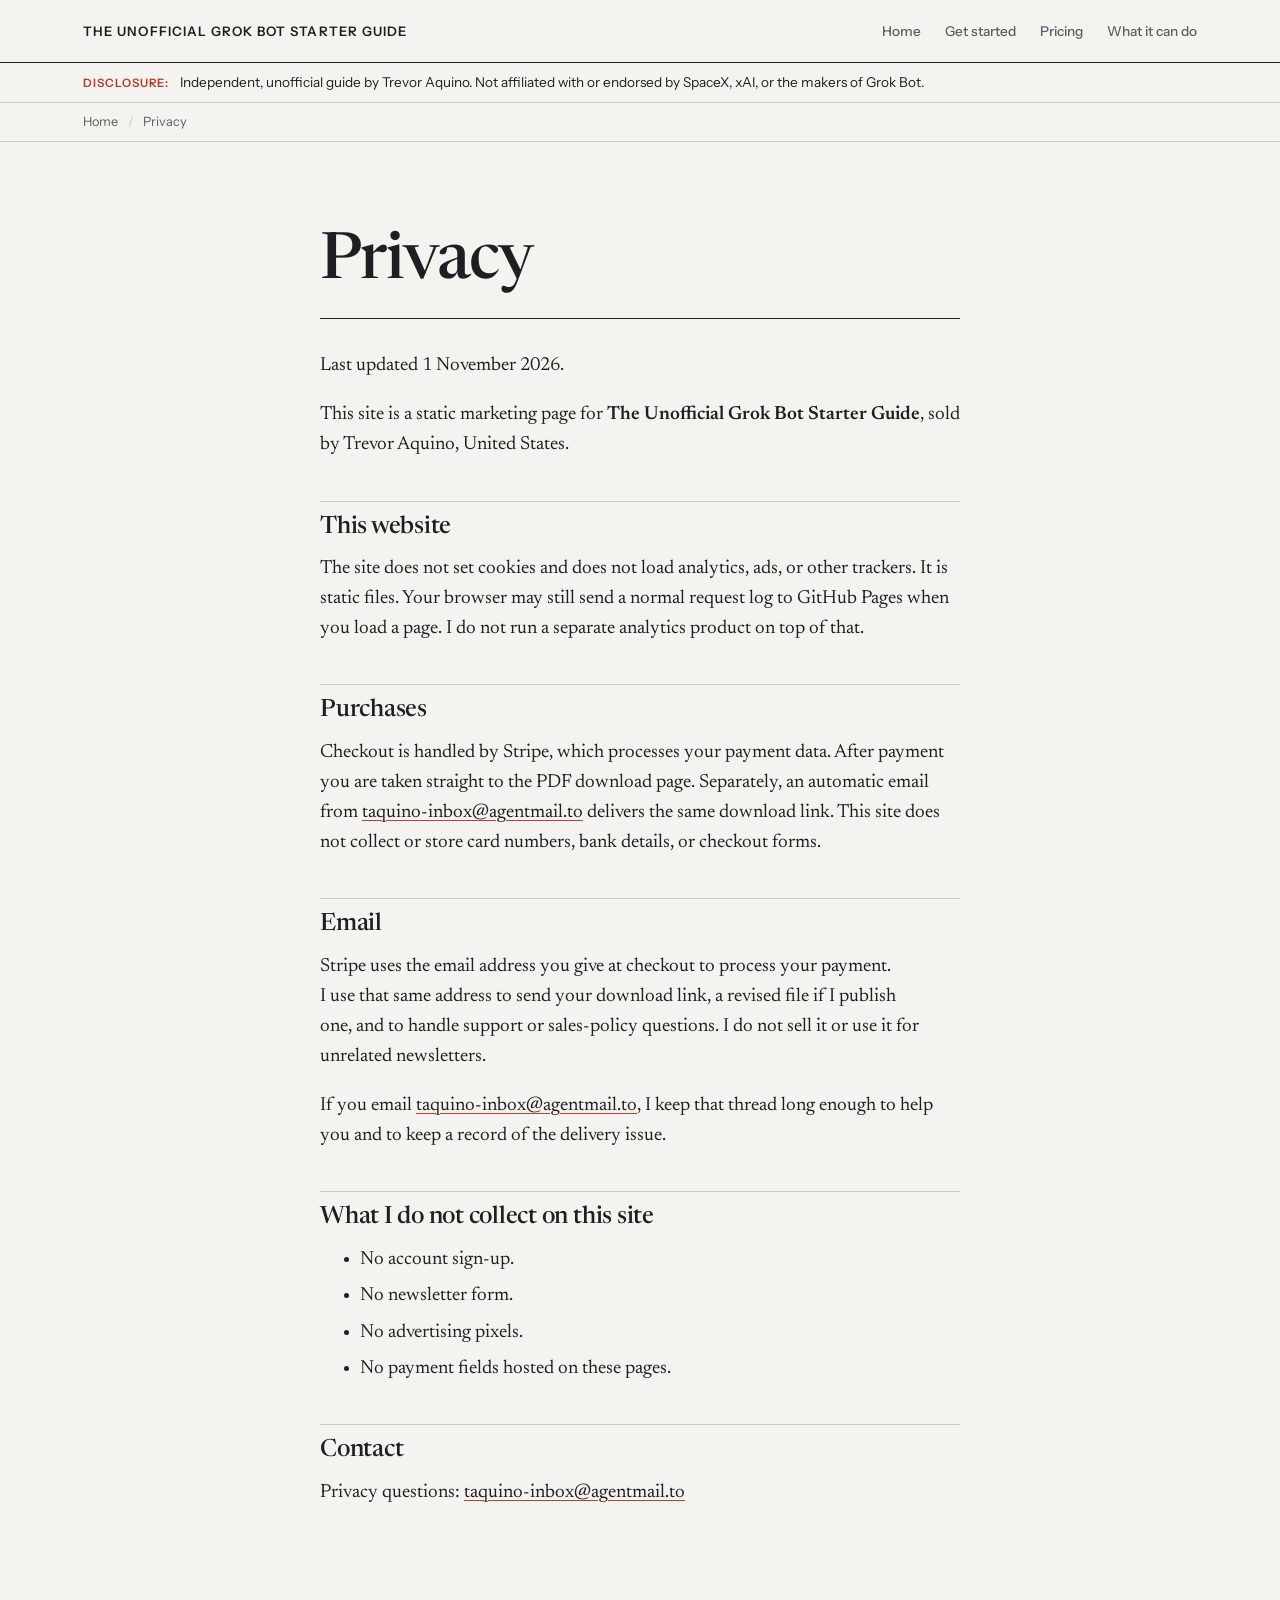
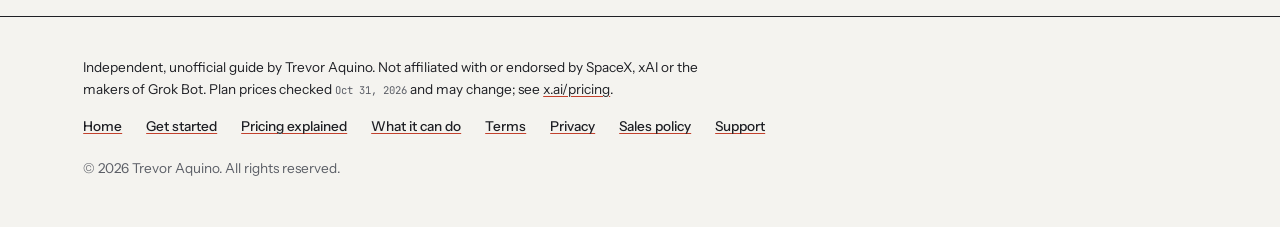
<file: privacy.html>
<!DOCTYPE html>
<html lang="en">
  <head>
    <meta charset="utf-8" />
    <meta name="viewport" content="width=device-width, initial-scale=1" />
    <title>Privacy · The Unofficial Grok Bot Starter Guide</title>
    <meta
      name="description"
      content="Privacy information for The Unofficial Grok Bot Starter Guide site and purchases: no cookies, no analytics, Stripe handles payment."
    />
    <meta name="robots" content="index, follow" />
    <link rel="canonical" href="https://trevoraquino.me/grokbot-guide/privacy.html" />
    <link rel="icon" href="assets/favicon.svg" type="image/svg+xml" />
    <link rel="apple-touch-icon" href="assets/favicon.svg" />
    <meta property="og:type" content="website" />
    <meta property="og:site_name" content="The Unofficial Grok Bot Starter Guide" />
    <meta property="og:title" content="Privacy · The Unofficial Grok Bot Starter Guide" />
    <meta
      property="og:description"
      content="Privacy information for The Unofficial Grok Bot Starter Guide site and purchases: no cookies, no analytics, Stripe handles payment."
    />
    <meta property="og:url" content="https://trevoraquino.me/grokbot-guide/privacy.html" />
    <meta property="og:image" content="https://trevoraquino.me/grokbot-guide/assets/og-image.png" />
    <meta property="og:image:width" content="1200" />
    <meta property="og:image:height" content="630" />
    <meta name="twitter:card" content="summary_large_image" />
    <meta name="twitter:title" content="Privacy · The Unofficial Grok Bot Starter Guide" />
    <meta
      name="twitter:description"
      content="Privacy information for this site and purchases: no cookies, no analytics, Stripe handles payment."
    />
    <meta name="twitter:image" content="https://trevoraquino.me/grokbot-guide/assets/og-image.png" />
    <meta name="theme-color" content="#0d5c4d" />
    <link rel="preload" href="styles.css" as="style" />
    <link rel="stylesheet" href="styles.css" />
    <script type="application/ld+json">
      {
        "@context": "https://schema.org",
        "@type": "BreadcrumbList",
        "itemListElement": [
          {
            "@type": "ListItem",
            "position": 1,
            "name": "Home",
            "item": "https://trevoraquino.me/grokbot-guide/"
          },
          {
            "@type": "ListItem",
            "position": 2,
            "name": "Privacy",
            "item": "https://trevoraquino.me/grokbot-guide/privacy.html"
          }
        ]
      }
    </script>
  </head>
  <body>
    <a class="skip" href="#main">Skip to content</a>
    <header class="site-header">
      <div class="wrap">
        <a class="mark" href="index.html">The Unofficial Grok Bot Starter Guide</a>
        <nav class="nav" aria-label="Primary">
          <a href="index.html">Home</a>
          <a href="get-started.html">Get started</a>
          <a href="pricing-explained.html">Pricing</a>
          <a href="what-can-grok-bot-do.html">What it can do</a>
        </nav>
      </div>
    </header>
    <div class="notice" role="region" aria-label="Disclosure">
      <div class="wrap">
        <strong class="disclosure-label">Disclosure:</strong>
        Independent, unofficial guide by Trevor Aquino. Not affiliated with or endorsed by
        SpaceX, xAI, or the makers of Grok Bot.
      </div>
    </div>
    <nav class="breadcrumbs" aria-label="Breadcrumb">
      <div class="wrap">
        <ol class="breadcrumb-list">
          <li><a href="index.html">Home</a></li>
          <li aria-current="page">Privacy</li>
        </ol>
      </div>
    </nav>
    <main id="main" class="legal-page">
      <div class="wrap">
        <h1>Privacy</h1>
        <p>Last updated 1 November 2026.</p>
        <p>
          This site is a static marketing page for <strong>The Unofficial Grok Bot Starter
          Guide</strong>, sold by Trevor Aquino, United States.
        </p>

        <h2>This website</h2>
        <p>
          The site does not set cookies and does not load analytics, ads, or other trackers.
          It is static files. Your browser may still send a normal request log to GitHub
          Pages when you load a page. I do not run a separate analytics product on top of
          that.
        </p>

        <h2>Purchases</h2>
        <p>
          Checkout is handled by Stripe, which processes your payment data. After payment
          you are taken straight to the PDF download page. Separately, an automatic email
          from <a href="mailto:taquino-inbox@agentmail.to">taquino-inbox@agentmail.to</a>
          delivers the same download link. This site does not collect or store card numbers,
          bank details, or checkout forms.
        </p>

        <h2>Email</h2>
        <p>
          Stripe uses the email address you give at checkout to process your payment. I use
          that same address to send your download link, a revised file if I publish one, and
          to handle support or sales-policy questions. I do not sell it or use it for
          unrelated newsletters.
        </p>
        <p>
          If you email
          <a href="mailto:taquino-inbox@agentmail.to">taquino-inbox@agentmail.to</a>,
          I keep that thread long enough to help you and to keep a record of the delivery
          issue.
        </p>

        <h2>What I do not collect on this site</h2>
        <ul>
          <li>No account sign-up.</li>
          <li>No newsletter form.</li>
          <li>No advertising pixels.</li>
          <li>No payment fields hosted on these pages.</li>
        </ul>

        <h2>Contact</h2>
        <p>
          Privacy questions:
          <a href="mailto:taquino-inbox@agentmail.to">taquino-inbox@agentmail.to</a>
        </p>
      </div>
    </main>
    <footer class="site-footer">
      <div class="wrap">
        <p>
          Independent, unofficial guide by Trevor Aquino. Not affiliated with or endorsed by
          SpaceX, xAI or the makers of Grok Bot. Plan prices checked
          <time class="meta" datetime="2026-10-31">Oct 31, 2026</time> and may change; see
          <a href="https://x.ai/pricing">x.ai/pricing</a>.
        </p>
        <ul class="footer-links">
          <li><a href="index.html">Home</a></li>
          <li><a href="get-started.html">Get started</a></li>
          <li><a href="pricing-explained.html">Pricing explained</a></li>
          <li><a href="what-can-grok-bot-do.html">What it can do</a></li>
          <li><a href="terms.html">Terms</a></li>
          <li><a href="privacy.html">Privacy</a></li>
          <li><a href="sales-policy.html">Sales policy</a></li>
          <li><a href="mailto:taquino-inbox@agentmail.to">Support</a></li>
        </ul>
        <p>© 2026 Trevor Aquino. All rights reserved.</p>
      </div>
    </footer>
  </body>
</html>
</file>
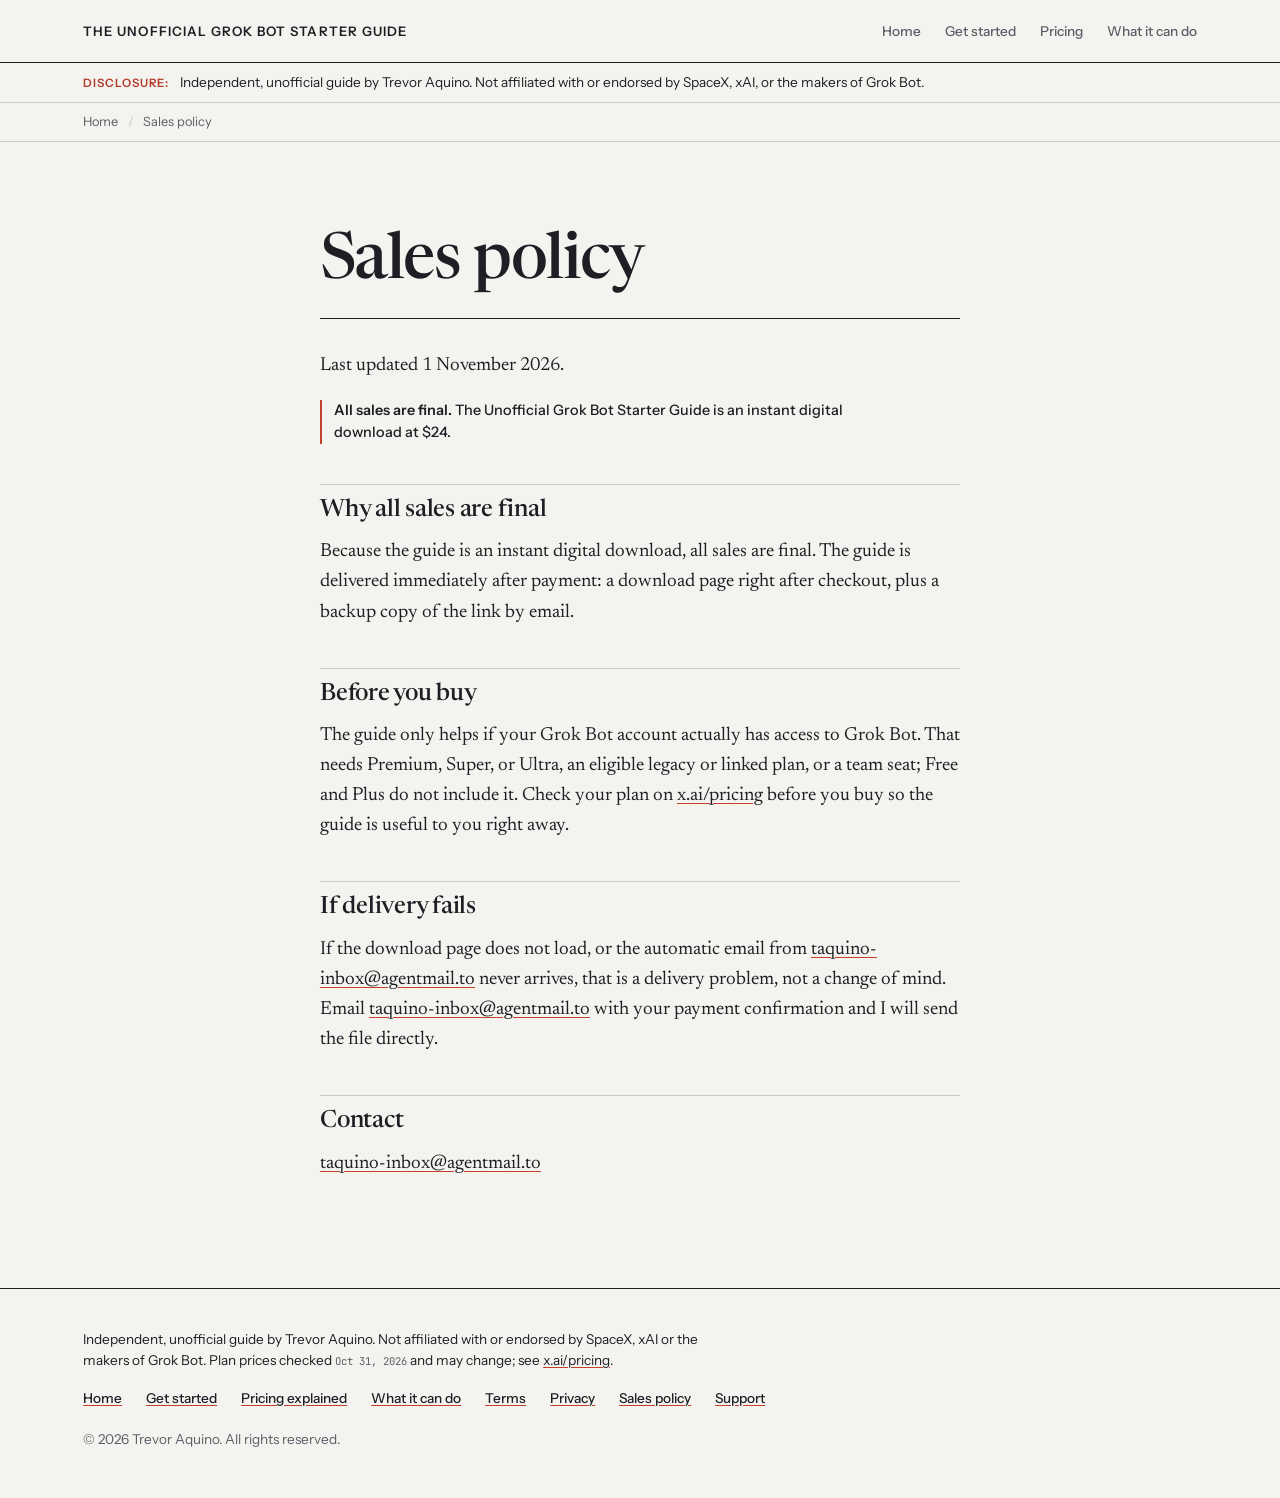
<file: sales-policy.html>
<!DOCTYPE html>
<html lang="en">
  <head>
    <meta charset="utf-8" />
    <meta name="viewport" content="width=device-width, initial-scale=1" />
    <title>Sales Policy · The Unofficial Grok Bot Starter Guide</title>
    <meta
      name="description"
      content="Sales policy for The Unofficial Grok Bot Starter Guide: an instant digital download, all sales final, and what to do about delivery problems."
    />
    <meta name="robots" content="index, follow" />
    <link rel="canonical" href="https://trevoraquino.me/grokbot-guide/sales-policy.html" />
    <link rel="icon" href="assets/favicon.svg" type="image/svg+xml" />
    <link rel="apple-touch-icon" href="assets/favicon.svg" />
    <meta property="og:type" content="website" />
    <meta property="og:site_name" content="The Unofficial Grok Bot Starter Guide" />
    <meta property="og:title" content="Sales Policy · The Unofficial Grok Bot Starter Guide" />
    <meta
      property="og:description"
      content="An instant digital download. All sales are final. Here is what to do if delivery fails."
    />
    <meta property="og:url" content="https://trevoraquino.me/grokbot-guide/sales-policy.html" />
    <meta property="og:image" content="https://trevoraquino.me/grokbot-guide/assets/og-image.png" />
    <meta property="og:image:width" content="1200" />
    <meta property="og:image:height" content="630" />
    <meta name="twitter:card" content="summary_large_image" />
    <meta name="twitter:title" content="Sales Policy · The Unofficial Grok Bot Starter Guide" />
    <meta
      name="twitter:description"
      content="An instant digital download. All sales are final. Here is what to do if delivery fails."
    />
    <meta name="twitter:image" content="https://trevoraquino.me/grokbot-guide/assets/og-image.png" />
    <meta name="theme-color" content="#0d5c4d" />
    <link rel="preload" href="styles.css" as="style" />
    <link rel="stylesheet" href="styles.css" />
    <script type="application/ld+json">
      {
        "@context": "https://schema.org",
        "@type": "BreadcrumbList",
        "itemListElement": [
          {
            "@type": "ListItem",
            "position": 1,
            "name": "Home",
            "item": "https://trevoraquino.me/grokbot-guide/"
          },
          {
            "@type": "ListItem",
            "position": 2,
            "name": "Sales policy",
            "item": "https://trevoraquino.me/grokbot-guide/sales-policy.html"
          }
        ]
      }
    </script>
  </head>
  <body>
    <a class="skip" href="#main">Skip to content</a>
    <header class="site-header">
      <div class="wrap">
        <a class="mark" href="index.html">The Unofficial Grok Bot Starter Guide</a>
        <nav class="nav" aria-label="Primary">
          <a href="index.html">Home</a>
          <a href="get-started.html">Get started</a>
          <a href="pricing-explained.html">Pricing</a>
          <a href="what-can-grok-bot-do.html">What it can do</a>
        </nav>
      </div>
    </header>
    <div class="notice" role="region" aria-label="Disclosure">
      <div class="wrap">
        <strong class="disclosure-label">Disclosure:</strong>
        Independent, unofficial guide by Trevor Aquino. Not affiliated with or endorsed by
        SpaceX, xAI, or the makers of Grok Bot.
      </div>
    </div>
    <nav class="breadcrumbs" aria-label="Breadcrumb">
      <div class="wrap">
        <ol class="breadcrumb-list">
          <li><a href="index.html">Home</a></li>
          <li aria-current="page">Sales policy</li>
        </ol>
      </div>
    </nav>
    <main id="main" class="legal-page">
      <div class="wrap">
        <h1>Sales policy</h1>
        <p>Last updated 1 November 2026.</p>
        <p class="sales-final">
          <strong>All sales are final.</strong> The Unofficial Grok Bot Starter Guide is an
          instant digital download at <span class="price-value"></span>.
        </p>

        <h2>Why all sales are final</h2>
        <p>
          Because the guide is an instant digital download, all sales are final. The guide
          is delivered immediately after payment: a download page right after checkout, plus
          a backup copy of the link by email.
        </p>

        <h2>Before you buy</h2>
        <p>
          The guide only helps if your Grok Bot account actually has access to Grok Bot.
          That needs Premium, Super, or Ultra, an eligible legacy or linked plan, or a team
          seat; Free and Plus do not include it. Check your plan on
          <a href="https://x.ai/pricing">x.ai/pricing</a> before you buy so the guide is
          useful to you right away.
        </p>

        <h2>If delivery fails</h2>
        <p>
          If the download page does not load, or the automatic email from
          <a href="mailto:taquino-inbox@agentmail.to">taquino-inbox@agentmail.to</a> never
          arrives, that is a delivery problem, not a change of mind. Email
          <a href="mailto:taquino-inbox@agentmail.to">taquino-inbox@agentmail.to</a> with
          your payment confirmation and I will send the file directly.
        </p>

        <h2>Contact</h2>
        <p>
          <a href="mailto:taquino-inbox@agentmail.to">taquino-inbox@agentmail.to</a>
        </p>
      </div>
    </main>
    <footer class="site-footer">
      <div class="wrap">
        <p>
          Independent, unofficial guide by Trevor Aquino. Not affiliated with or endorsed by
          SpaceX, xAI or the makers of Grok Bot. Plan prices checked
          <time class="meta" datetime="2026-10-31">Oct 31, 2026</time> and may change; see
          <a href="https://x.ai/pricing">x.ai/pricing</a>.
        </p>
        <ul class="footer-links">
          <li><a href="index.html">Home</a></li>
          <li><a href="get-started.html">Get started</a></li>
          <li><a href="pricing-explained.html">Pricing explained</a></li>
          <li><a href="what-can-grok-bot-do.html">What it can do</a></li>
          <li><a href="terms.html">Terms</a></li>
          <li><a href="privacy.html">Privacy</a></li>
          <li><a href="sales-policy.html">Sales policy</a></li>
          <li><a href="mailto:taquino-inbox@agentmail.to">Support</a></li>
        </ul>
        <p>© 2026 Trevor Aquino. All rights reserved.</p>
      </div>
    </footer>
  </body>
</html>
</file>
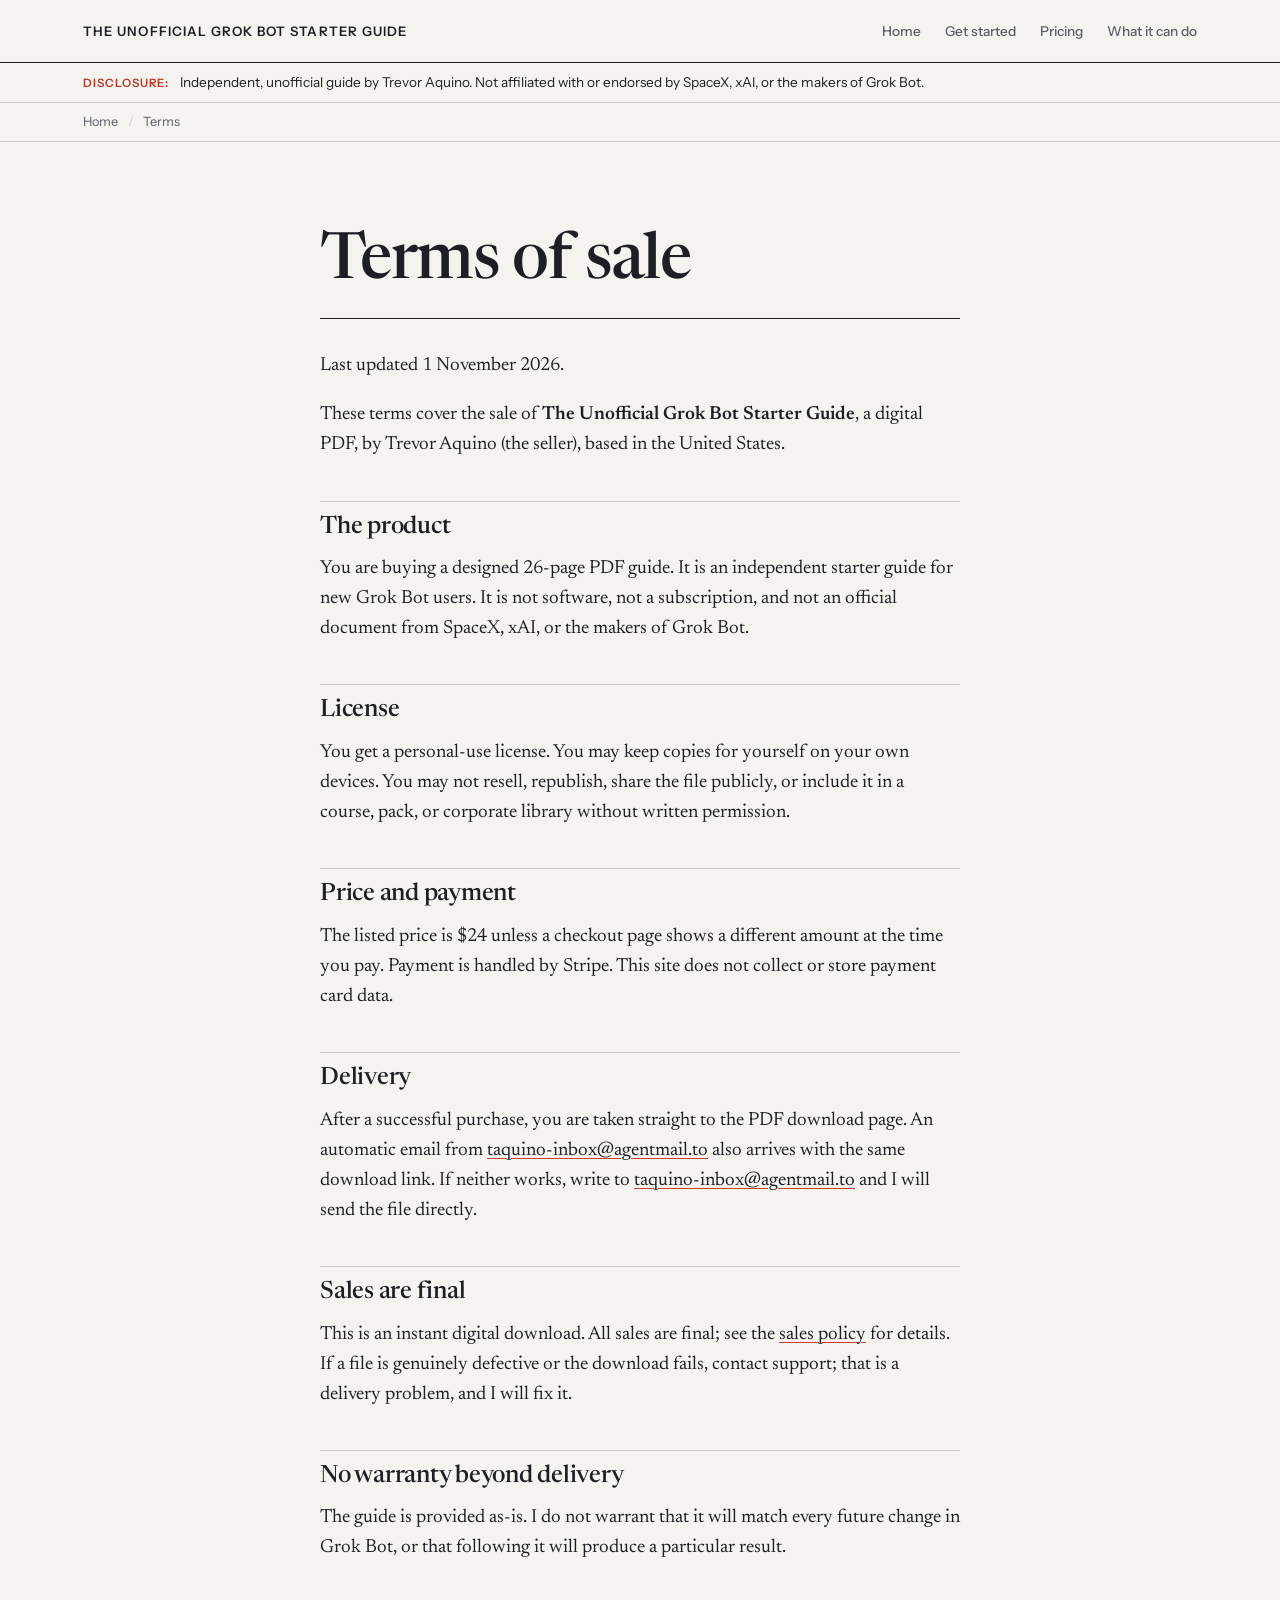
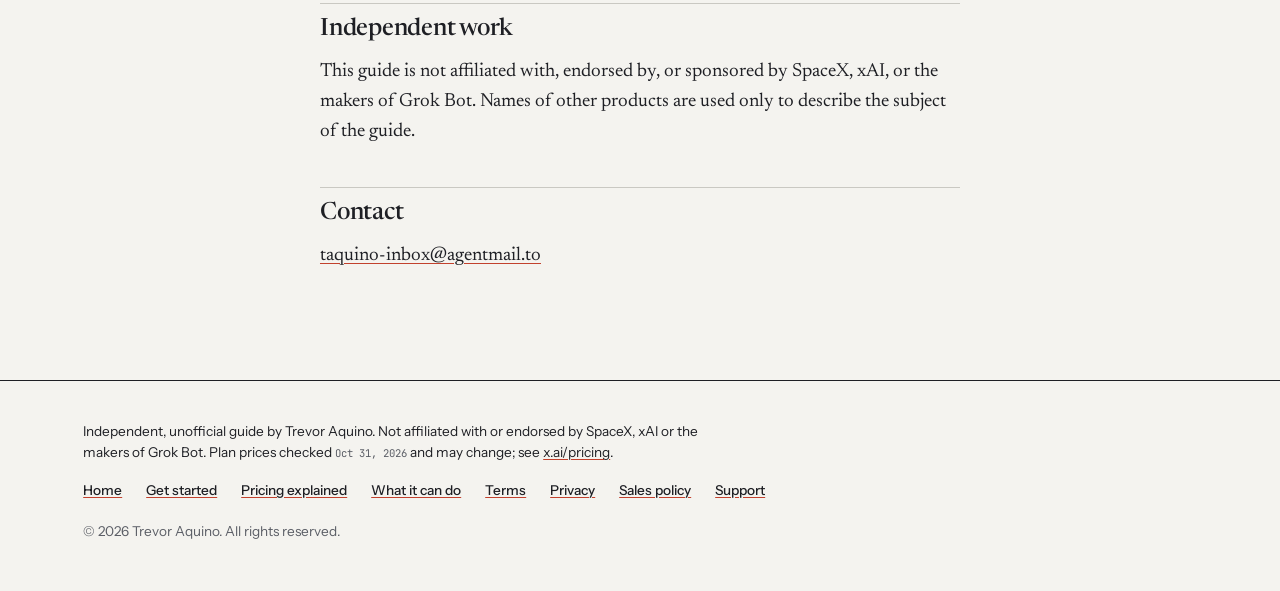
<file: terms.html>
<!DOCTYPE html>
<html lang="en">
  <head>
    <meta charset="utf-8" />
    <meta name="viewport" content="width=device-width, initial-scale=1" />
    <title>Terms of Sale · The Unofficial Grok Bot Starter Guide</title>
    <meta
      name="description"
      content="Terms of sale for The Unofficial Grok Bot Starter Guide, a $24 digital PDF sold by Trevor Aquino. All sales are final."
    />
    <meta name="robots" content="index, follow" />
    <link rel="canonical" href="https://trevoraquino.me/grokbot-guide/terms.html" />
    <link rel="icon" href="assets/favicon.svg" type="image/svg+xml" />
    <link rel="apple-touch-icon" href="assets/favicon.svg" />
    <meta property="og:type" content="website" />
    <meta property="og:site_name" content="The Unofficial Grok Bot Starter Guide" />
    <meta property="og:title" content="Terms of Sale · The Unofficial Grok Bot Starter Guide" />
    <meta
      property="og:description"
      content="Terms of sale for The Unofficial Grok Bot Starter Guide, a $24 digital PDF sold by Trevor Aquino. All sales are final."
    />
    <meta property="og:url" content="https://trevoraquino.me/grokbot-guide/terms.html" />
    <meta property="og:image" content="https://trevoraquino.me/grokbot-guide/assets/og-image.png" />
    <meta property="og:image:width" content="1200" />
    <meta property="og:image:height" content="630" />
    <meta name="twitter:card" content="summary_large_image" />
    <meta name="twitter:title" content="Terms of Sale · The Unofficial Grok Bot Starter Guide" />
    <meta
      name="twitter:description"
      content="Terms of sale for a $24 digital PDF sold by Trevor Aquino. All sales are final."
    />
    <meta name="twitter:image" content="https://trevoraquino.me/grokbot-guide/assets/og-image.png" />
    <meta name="theme-color" content="#0d5c4d" />
    <link rel="preload" href="styles.css" as="style" />
    <link rel="stylesheet" href="styles.css" />
    <script type="application/ld+json">
      {
        "@context": "https://schema.org",
        "@type": "BreadcrumbList",
        "itemListElement": [
          {
            "@type": "ListItem",
            "position": 1,
            "name": "Home",
            "item": "https://trevoraquino.me/grokbot-guide/"
          },
          {
            "@type": "ListItem",
            "position": 2,
            "name": "Terms",
            "item": "https://trevoraquino.me/grokbot-guide/terms.html"
          }
        ]
      }
    </script>
  </head>
  <body>
    <a class="skip" href="#main">Skip to content</a>
    <header class="site-header">
      <div class="wrap">
        <a class="mark" href="index.html">The Unofficial Grok Bot Starter Guide</a>
        <nav class="nav" aria-label="Primary">
          <a href="index.html">Home</a>
          <a href="get-started.html">Get started</a>
          <a href="pricing-explained.html">Pricing</a>
          <a href="what-can-grok-bot-do.html">What it can do</a>
        </nav>
      </div>
    </header>
    <div class="notice" role="region" aria-label="Disclosure">
      <div class="wrap">
        <strong class="disclosure-label">Disclosure:</strong>
        Independent, unofficial guide by Trevor Aquino. Not affiliated with or endorsed by
        SpaceX, xAI, or the makers of Grok Bot.
      </div>
    </div>
    <nav class="breadcrumbs" aria-label="Breadcrumb">
      <div class="wrap">
        <ol class="breadcrumb-list">
          <li><a href="index.html">Home</a></li>
          <li aria-current="page">Terms</li>
        </ol>
      </div>
    </nav>
    <main id="main" class="legal-page">
      <div class="wrap">
        <h1>Terms of sale</h1>
        <p>Last updated 1 November 2026.</p>
        <p>
          These terms cover the sale of <strong>The Unofficial Grok Bot Starter Guide</strong>,
          a digital PDF, by Trevor Aquino (the seller), based in the United States.
        </p>

        <h2>The product</h2>
        <p>
          You are buying a designed 26-page PDF guide. It is an independent starter guide for new
          Grok Bot users. It is not software, not a subscription, and not an official
          document from SpaceX, xAI, or the makers of Grok Bot.
        </p>

        <h2>License</h2>
        <p>
          You get a personal-use license. You may keep copies for yourself on your own
          devices. You may not resell, republish, share the file publicly, or include it in
          a course, pack, or corporate library without written permission.
        </p>

        <h2>Price and payment</h2>
        <p>
          The listed price is
          <span class="price-value"></span>
          unless a checkout page shows a different amount at the time you pay. Payment is
          handled by Stripe. This site does not collect or store payment card data.
        </p>

        <h2>Delivery</h2>
        <p>
          After a successful purchase, you are taken straight to the PDF download page. An
          automatic email from
          <a href="mailto:taquino-inbox@agentmail.to">taquino-inbox@agentmail.to</a> also
          arrives with the same download link. If neither works, write to
          <a href="mailto:taquino-inbox@agentmail.to">taquino-inbox@agentmail.to</a> and I
          will send the file directly.
        </p>

        <h2>Sales are final</h2>
        <p>
          This is an instant digital download. All sales are final; see the
          <a href="sales-policy.html">sales policy</a> for details. If a file is genuinely
          defective or the download fails, contact support; that is a delivery problem, and
          I will fix it.
        </p>

        <h2>No warranty beyond delivery</h2>
        <p>
          The guide is provided as-is. I do not warrant that it will match every future
          change in Grok Bot, or that following it will produce a particular result.
        </p>

        <h2>Independent work</h2>
        <p>
          This guide is not affiliated with, endorsed by, or sponsored by SpaceX, xAI, or
          the makers of Grok Bot. Names of other products are used only to describe the
          subject of the guide.
        </p>

        <h2>Contact</h2>
        <p>
          <a href="mailto:taquino-inbox@agentmail.to">taquino-inbox@agentmail.to</a>
        </p>
      </div>
    </main>
    <footer class="site-footer">
      <div class="wrap">
        <p>
          Independent, unofficial guide by Trevor Aquino. Not affiliated with or endorsed by
          SpaceX, xAI or the makers of Grok Bot. Plan prices checked
          <time class="meta" datetime="2026-10-31">Oct 31, 2026</time> and may change; see
          <a href="https://x.ai/pricing">x.ai/pricing</a>.
        </p>
        <ul class="footer-links">
          <li><a href="index.html">Home</a></li>
          <li><a href="get-started.html">Get started</a></li>
          <li><a href="pricing-explained.html">Pricing explained</a></li>
          <li><a href="what-can-grok-bot-do.html">What it can do</a></li>
          <li><a href="terms.html">Terms</a></li>
          <li><a href="privacy.html">Privacy</a></li>
          <li><a href="sales-policy.html">Sales policy</a></li>
          <li><a href="mailto:taquino-inbox@agentmail.to">Support</a></li>
        </ul>
        <p>© 2026 Trevor Aquino. All rights reserved.</p>
      </div>
    </footer>
  </body>
</html>
</file>
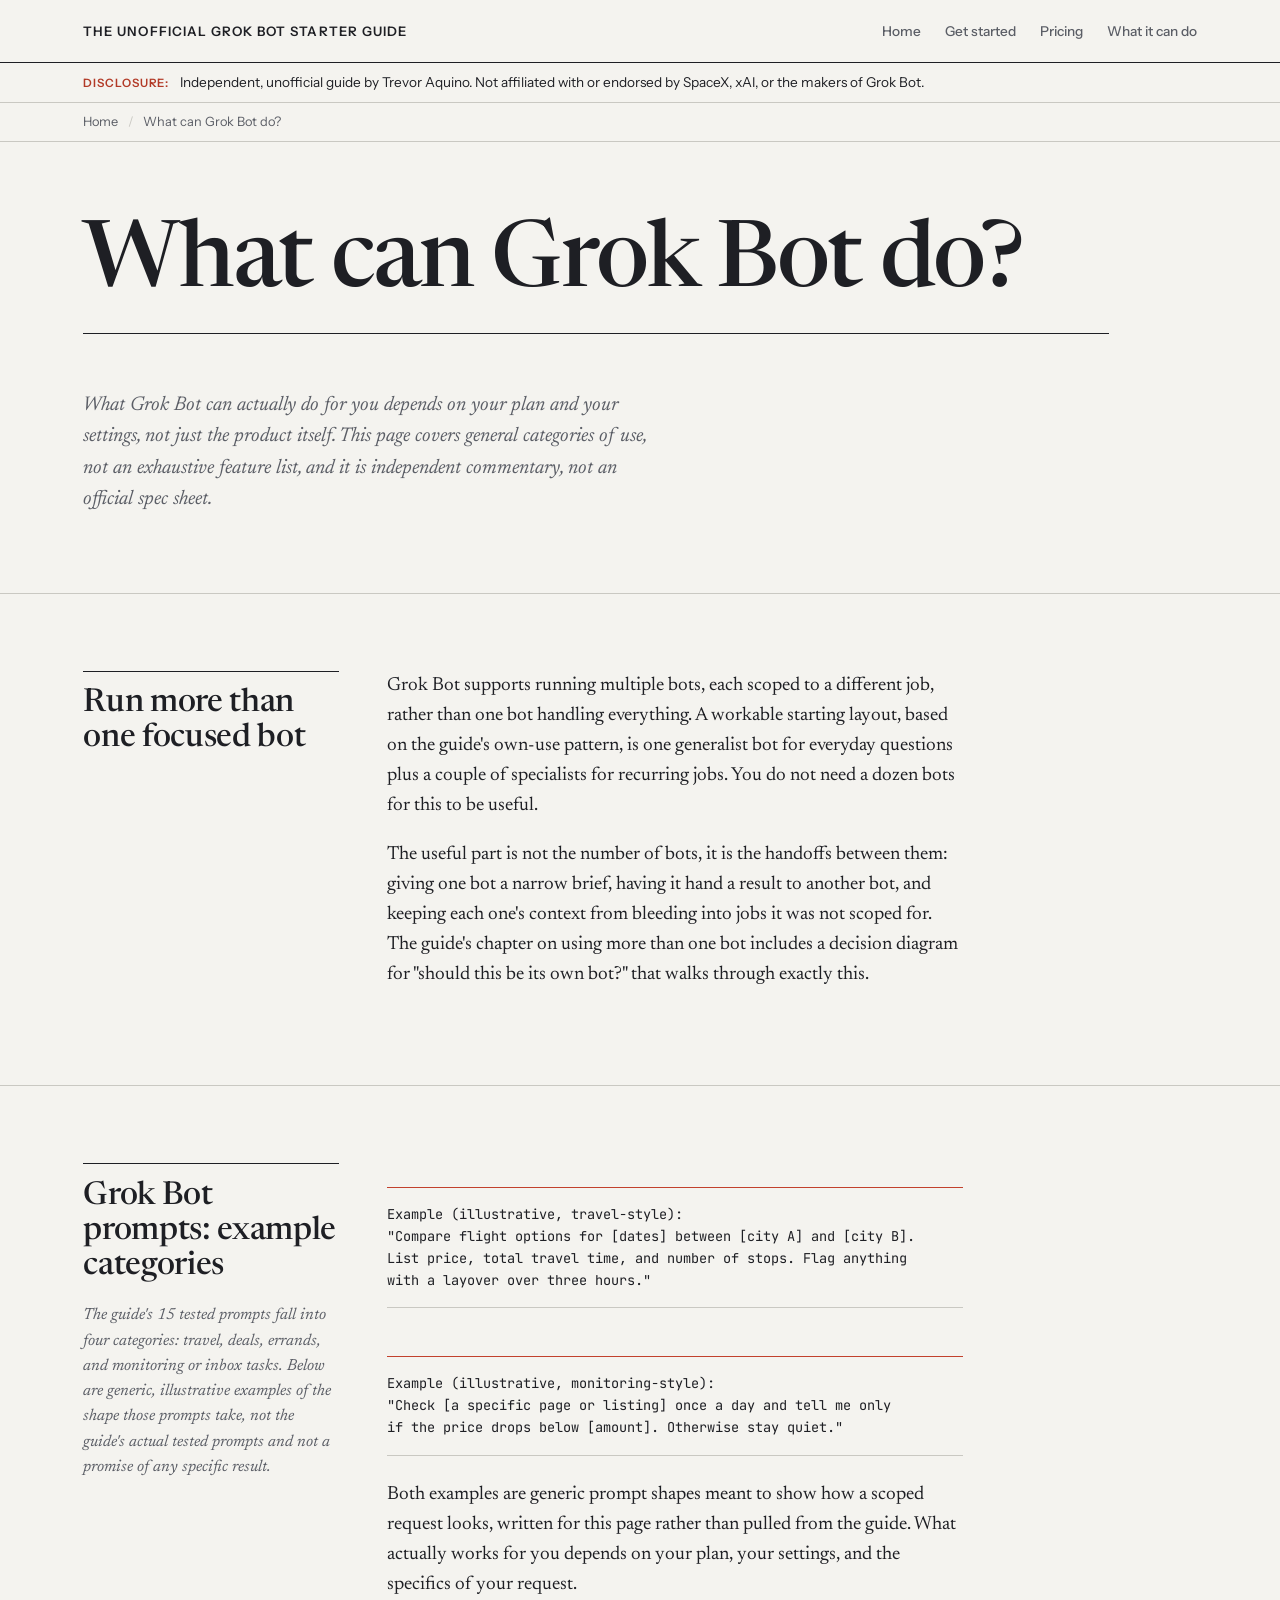
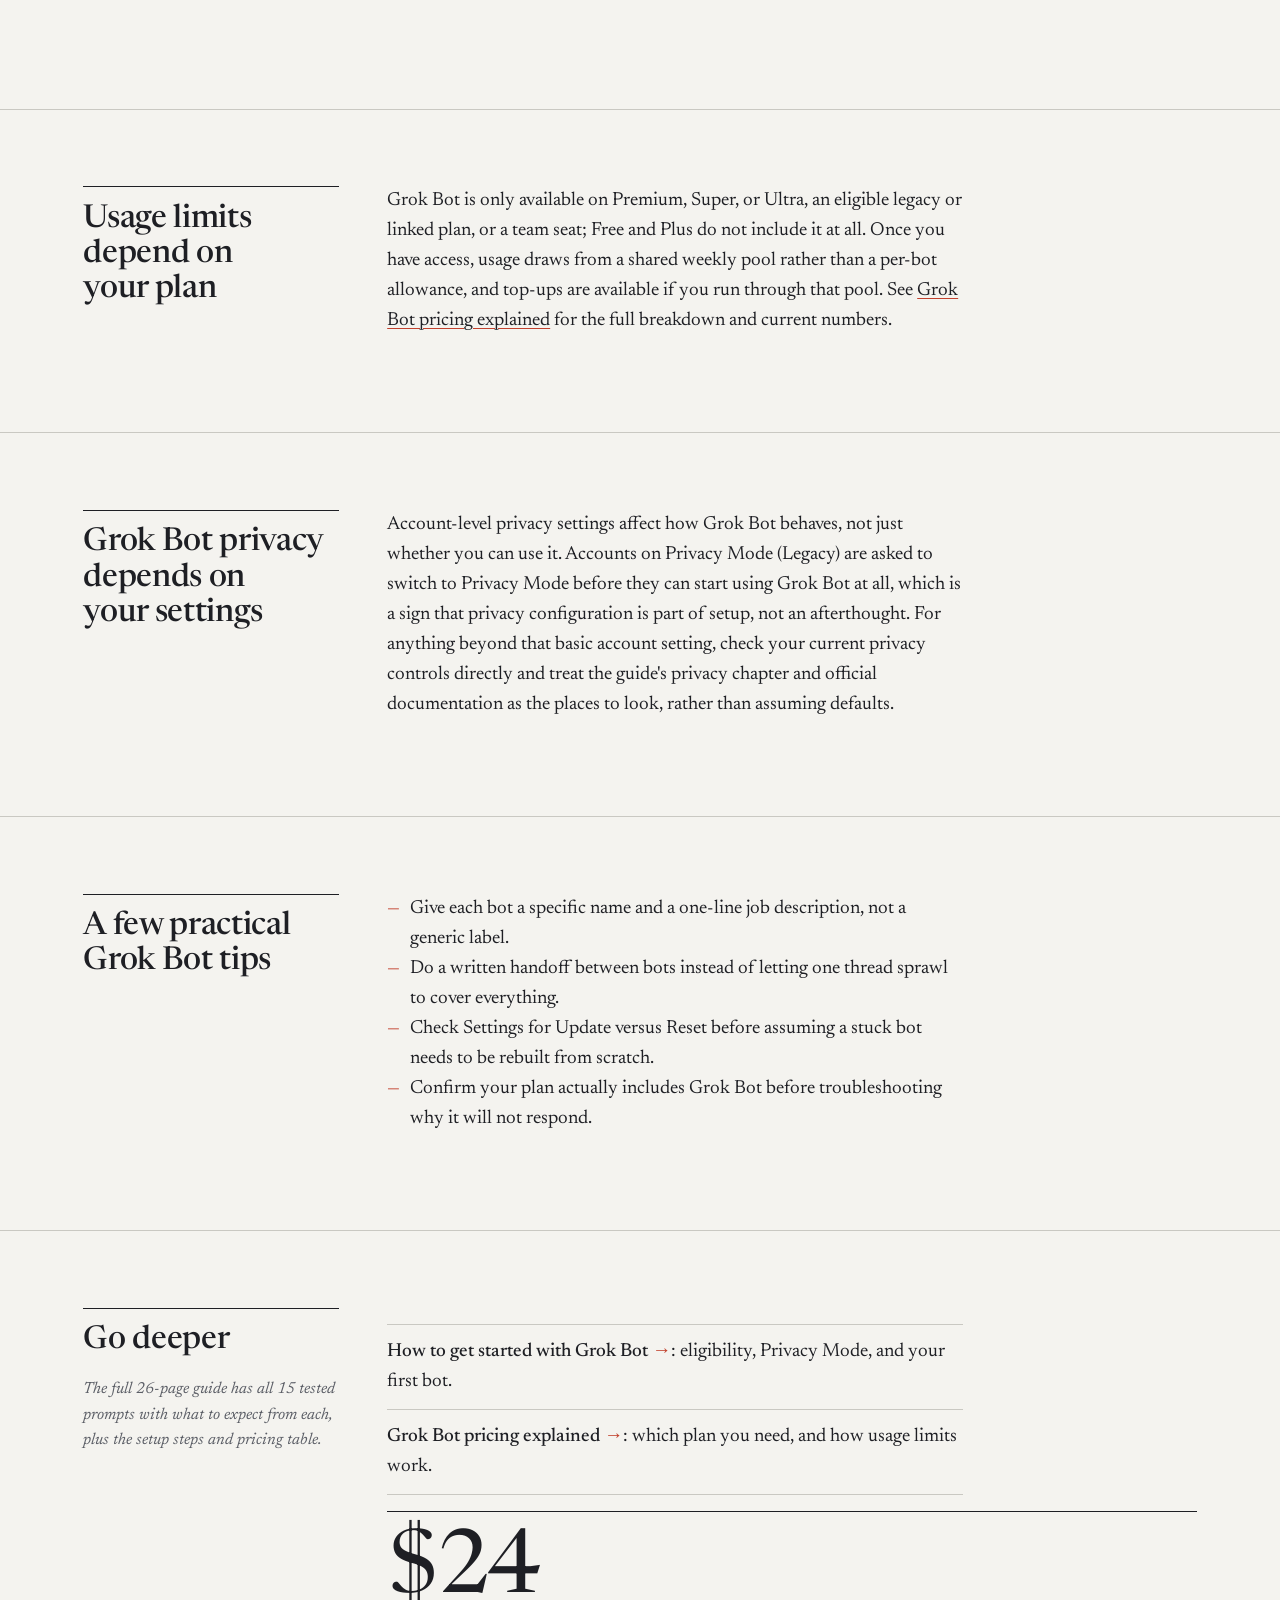
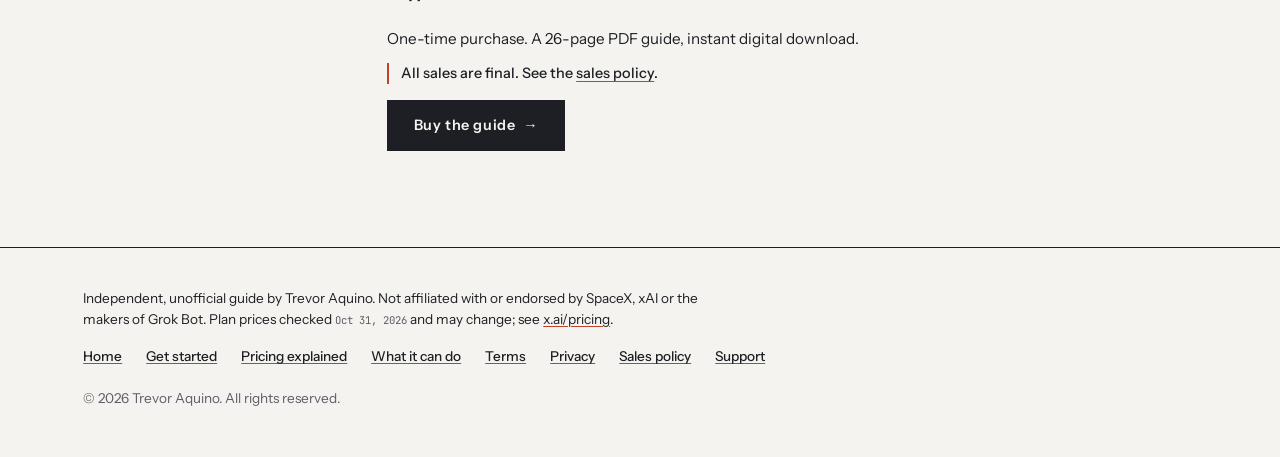
<file: what-can-grok-bot-do.html>
<!DOCTYPE html>
<html lang="en">
  <head>
    <meta charset="utf-8" />
    <meta name="viewport" content="width=device-width, initial-scale=1" />
    <title>What Can Grok Bot Do? Use Cases, Prompts &amp; Tips</title>
    <meta
      name="description"
      content="What Grok Bot can do for beginners: running multiple bots, example prompts, usage limits, privacy settings, and a few practical tips."
    />
    <meta name="robots" content="index, follow" />
    <link rel="canonical" href="https://trevoraquino.me/grokbot-guide/what-can-grok-bot-do.html" />
    <link rel="icon" href="assets/favicon.svg" type="image/svg+xml" />
    <link rel="apple-touch-icon" href="assets/favicon.svg" />
    <meta property="og:type" content="article" />
    <meta property="og:site_name" content="The Unofficial Grok Bot Starter Guide" />
    <meta property="og:title" content="What Can Grok Bot Do?" />
    <meta
      property="og:description"
      content="Realistic use cases, example prompts, usage limits, privacy settings, and a few practical tips for Grok Bot beginners."
    />
    <meta property="og:url" content="https://trevoraquino.me/grokbot-guide/what-can-grok-bot-do.html" />
    <meta property="og:image" content="https://trevoraquino.me/grokbot-guide/assets/og-image.png" />
    <meta property="og:image:width" content="1200" />
    <meta property="og:image:height" content="630" />
    <meta name="twitter:card" content="summary_large_image" />
    <meta name="twitter:title" content="What Can Grok Bot Do?" />
    <meta
      name="twitter:description"
      content="Realistic use cases, example prompts, usage limits, privacy settings, and a few practical tips for Grok Bot beginners."
    />
    <meta name="twitter:image" content="https://trevoraquino.me/grokbot-guide/assets/og-image.png" />
    <meta name="theme-color" content="#0d5c4d" />
    <link rel="preload" href="styles.css" as="style" />
    <link rel="stylesheet" href="styles.css" />
    <link rel="preconnect" href="https://buy.stripe.com" />
    <script type="application/ld+json">
      {
        "@context": "https://schema.org",
        "@type": "BreadcrumbList",
        "itemListElement": [
          {
            "@type": "ListItem",
            "position": 1,
            "name": "Home",
            "item": "https://trevoraquino.me/grokbot-guide/"
          },
          {
            "@type": "ListItem",
            "position": 2,
            "name": "What can Grok Bot do?",
            "item": "https://trevoraquino.me/grokbot-guide/what-can-grok-bot-do.html"
          }
        ]
      }
    </script>
  </head>
  <body>
    <a class="skip" href="#main">Skip to content</a>
    <header class="site-header">
      <div class="wrap">
        <a class="mark" href="index.html">The Unofficial Grok Bot Starter Guide</a>
        <nav class="nav" aria-label="Primary">
          <a href="index.html">Home</a>
          <a href="get-started.html">Get started</a>
          <a href="pricing-explained.html">Pricing</a>
          <a href="what-can-grok-bot-do.html">What it can do</a>
        </nav>
      </div>
    </header>
    <div class="notice" role="region" aria-label="Disclosure">
      <div class="wrap">
        <strong class="disclosure-label">Disclosure:</strong>
        Independent, unofficial guide by Trevor Aquino. Not affiliated with or endorsed by
        SpaceX, xAI, or the makers of Grok Bot.
      </div>
    </div>
    <nav class="breadcrumbs" aria-label="Breadcrumb">
      <div class="wrap">
        <ol class="breadcrumb-list">
          <li><a href="index.html">Home</a></li>
          <li aria-current="page">What can Grok Bot do?</li>
        </ol>
      </div>
    </nav>

    <main id="main">
      <section aria-labelledby="page-title">
        <div class="wrap">
          <div class="section-head">
            <h1 id="page-title">What can Grok Bot do?</h1>
            <p class="section-intro">
              What Grok Bot can actually do for you depends on your plan and your settings,
              not just the product itself. This page covers general categories of use, not
              an exhaustive feature list, and it is independent commentary, not an official
              spec sheet.
            </p>
          </div>
        </div>
      </section>

      <section id="multiple-bots" aria-labelledby="multiple-bots-title">
        <div class="wrap">
          <div class="section-head">
            <h2 id="multiple-bots-title">Run more than one focused bot</h2>
          </div>
          <p>
            Grok Bot supports running multiple bots, each scoped to a different job, rather
            than one bot handling everything. A workable starting layout, based on the
            guide's own-use pattern, is one generalist bot for everyday questions plus a
            couple of specialists for recurring jobs. You do not need a dozen bots for this
            to be useful.
          </p>
          <p>
            The useful part is not the number of bots, it is the handoffs between them:
            giving one bot a narrow brief, having it hand a result to another bot, and
            keeping each one's context from bleeding into jobs it was not scoped for. The
            guide's chapter on using more than one bot includes a decision diagram for
            "should this be its own bot?" that walks through exactly this.
          </p>
        </div>
      </section>

      <section id="prompt-examples" aria-labelledby="prompt-examples-title">
        <div class="wrap">
          <div class="section-head">
            <h2 id="prompt-examples-title">Grok Bot prompts: example categories</h2>
            <p class="section-intro">
              The guide's 15 tested prompts fall into four categories: travel, deals,
              errands, and monitoring or inbox tasks. Below are generic, illustrative
              examples of the shape those prompts take, not the guide's actual tested
              prompts and not a promise of any specific result.
            </p>
          </div>
          <pre class="prompt"><code>Example (illustrative, travel-style):
"Compare flight options for [dates] between [city A] and [city B].
List price, total travel time, and number of stops. Flag anything
with a layover over three hours."</code></pre>
          <pre class="prompt"><code>Example (illustrative, monitoring-style):
"Check [a specific page or listing] once a day and tell me only
if the price drops below [amount]. Otherwise stay quiet."</code></pre>
          <p>
            Both examples are generic prompt shapes meant to show how a scoped request
            looks, written for this page rather than pulled from the guide. What actually
            works for you depends on your plan, your settings, and the specifics of your
            request.
          </p>
        </div>
      </section>

      <section id="usage-depends-on-plan" aria-labelledby="usage-depends-on-plan-title">
        <div class="wrap">
          <div class="section-head">
            <h2 id="usage-depends-on-plan-title">Usage limits depend on your plan</h2>
          </div>
          <p>
            Grok Bot is only available on Premium, Super, or Ultra, an eligible legacy or
            linked plan, or a team seat; Free and Plus do not include it at all. Once you
            have access, usage draws from a shared weekly pool rather than a per-bot
            allowance, and top-ups are available if you run through that pool. See
            <a href="pricing-explained.html">Grok Bot pricing explained</a> for the full
            breakdown and current numbers.
          </p>
        </div>
      </section>

      <section id="privacy" aria-labelledby="privacy-title">
        <div class="wrap">
          <div class="section-head">
            <h2 id="privacy-title">Grok Bot privacy depends on your settings</h2>
          </div>
          <p>
            Account-level privacy settings affect how Grok Bot behaves, not just whether you
            can use it. Accounts on Privacy Mode (Legacy) are asked to switch to Privacy
            Mode before they can start using Grok Bot at all, which is a sign that privacy
            configuration is part of setup, not an afterthought. For anything beyond that
            basic account setting, check your current privacy controls directly and treat
            the guide's privacy chapter and official documentation as the places to look,
            rather than assuming defaults.
          </p>
        </div>
      </section>

      <section id="tips" aria-labelledby="tips-title">
        <div class="wrap">
          <div class="section-head">
            <h2 id="tips-title">A few practical Grok Bot tips</h2>
          </div>
          <ul>
            <li>Give each bot a specific name and a one-line job description, not a generic label.</li>
            <li>Do a written handoff between bots instead of letting one thread sprawl to cover everything.</li>
            <li>Check Settings for Update versus Reset before assuming a stuck bot needs to be rebuilt from scratch.</li>
            <li>Confirm your plan actually includes Grok Bot before troubleshooting why it will not respond.</li>
          </ul>
        </div>
      </section>

      <section id="cta" aria-labelledby="cta-title">
        <div class="wrap">
          <div class="section-head">
            <h2 id="cta-title">Go deeper</h2>
            <p class="section-intro">
              The full 26-page guide has all 15 tested prompts with what to expect from each,
              plus the setup steps and pricing table.
            </p>
          </div>
          <ul class="related-links">
            <li><a href="get-started.html">How to get started with Grok Bot</a>: eligibility, Privacy Mode, and your first bot.</li>
            <li><a href="pricing-explained.html">Grok Bot pricing explained</a>: which plan you need, and how usage limits work.</li>
          </ul>
          <div class="cta-buy">
            <p class="price-display"><span class="price-value"></span></p>
            <p class="price-note">One-time purchase. A 26-page PDF guide, instant digital download.</p>
            <p class="sales-final">
              All sales are final. See the <a href="sales-policy.html">sales policy</a>.
            </p>
            <p>
              <a
                class="btn btn-primary"
                href="https://buy.stripe.com/14A6oI05U7hmfUZ0LU9EI00"
                target="_blank"
                rel="noopener"
                >Buy the guide</a
              >
            </p>
          </div>
        </div>
      </section>
    </main>

    <footer class="site-footer">
      <div class="wrap">
        <p>
          Independent, unofficial guide by Trevor Aquino. Not affiliated with or endorsed by
          SpaceX, xAI or the makers of Grok Bot. Plan prices checked
          <time class="meta" datetime="2026-10-31">Oct 31, 2026</time> and may change; see
          <a href="https://x.ai/pricing">x.ai/pricing</a>.
        </p>
        <ul class="footer-links">
          <li><a href="index.html">Home</a></li>
          <li><a href="get-started.html">Get started</a></li>
          <li><a href="pricing-explained.html">Pricing explained</a></li>
          <li><a href="what-can-grok-bot-do.html">What it can do</a></li>
          <li><a href="terms.html">Terms</a></li>
          <li><a href="privacy.html">Privacy</a></li>
          <li><a href="sales-policy.html">Sales policy</a></li>
          <li><a href="mailto:taquino-inbox@agentmail.to">Support</a></li>
        </ul>
        <p>© 2026 Trevor Aquino. All rights reserved.</p>
      </div>
    </footer>
  </body>
</html>
</file>
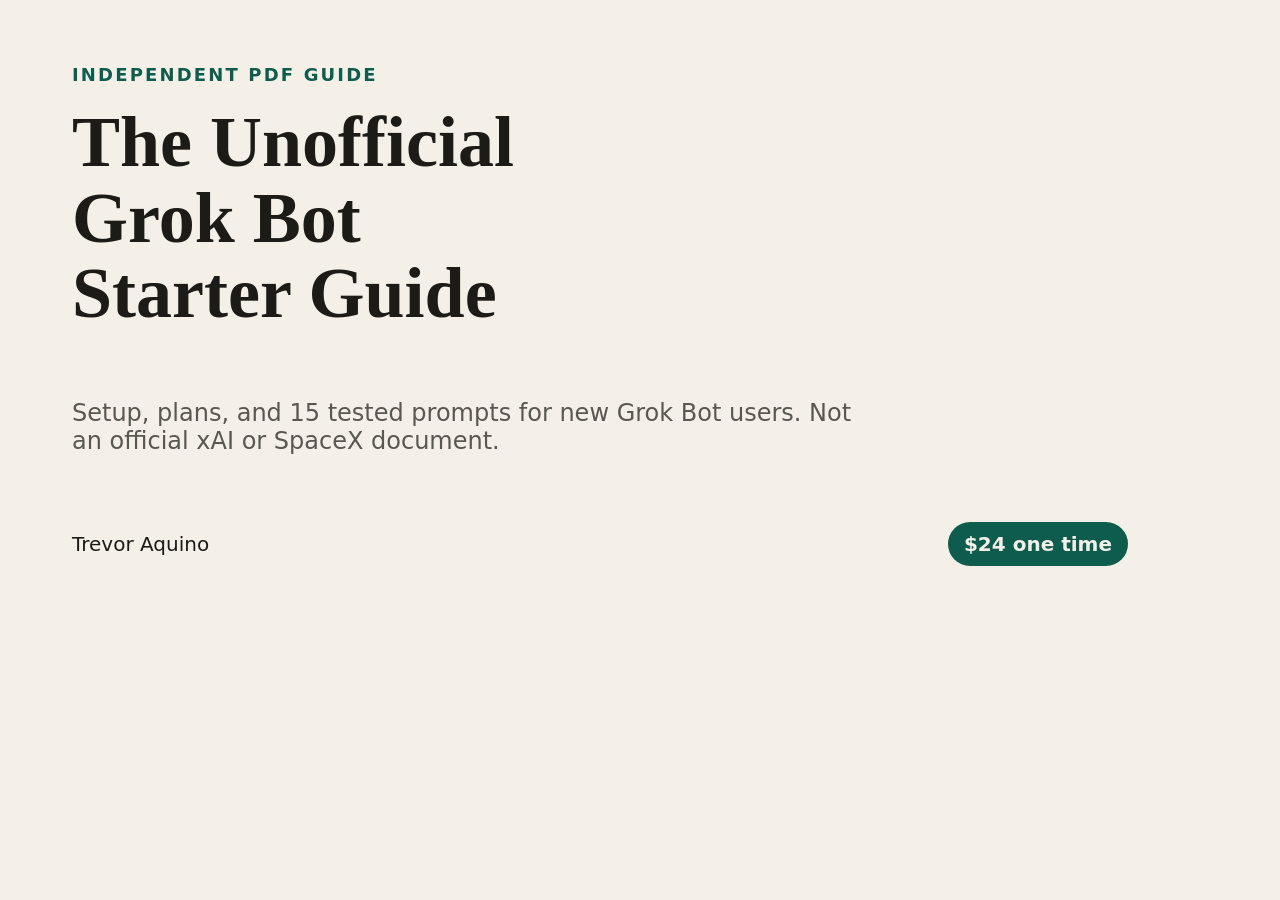
<file: assets/og-card.html>
<!DOCTYPE html>
<html lang="en">
  <head>
    <meta charset="utf-8" />
    <style>
      html, body { margin: 0; }
      body {
        width: 1200px;
        height: 630px;
        background: #f4f0e8;
        color: #1c1b18;
        font-family: Georgia, "Times New Roman", serif;
        display: flex;
        flex-direction: column;
        justify-content: space-between;
        padding: 64px 72px;
        box-sizing: border-box;
      }
      .kicker {
        font-family: ui-sans-serif, system-ui, sans-serif;
        font-size: 18px;
        font-weight: 700;
        letter-spacing: 0.12em;
        text-transform: uppercase;
        color: #0d5c4d;
        margin: 0 0 20px;
      }
      h1 {
        font-size: 72px;
        line-height: 1.05;
        margin: 0;
        max-width: 14ch;
        font-weight: 600;
      }
      p {
        font-family: ui-sans-serif, system-ui, sans-serif;
        font-size: 24px;
        color: #5a574e;
        margin: 0;
        max-width: 34em;
      }
      .foot {
        display: flex;
        justify-content: space-between;
        align-items: baseline;
        font-family: ui-sans-serif, system-ui, sans-serif;
        font-size: 20px;
      }
      .badge {
        background: #0d5c4d;
        color: #f4f0e8;
        padding: 10px 16px;
        border-radius: 999px;
        font-weight: 700;
      }
    </style>
  </head>
  <body>
    <div>
      <p class="kicker">Independent PDF guide</p>
      <h1>The Unofficial Grok Bot Starter Guide</h1>
    </div>
    <p>Setup, plans, and 15 tested prompts for new Grok Bot users. Not an official xAI or SpaceX document.</p>
    <div class="foot">
      <span>Trevor Aquino</span>
      <span class="badge">$24 one time</span>
    </div>
  </body>
</html>
</file>
<file: styles.css>
/* ==========================================================================
   SITE CONFIG
   Change price here. It appears wherever .price-value is used.
   Support email and buy URL live in HTML (search SUPPORT_EMAIL / BUY_URL).
   ========================================================================== */
:root {
  --price: "$24";

  /* Brand tokens (see brand brief) */
  --paper: #f4f3ef;
  --ink: #1e1f24;
  --graphite: #5b5e66;
  --rule: #c9c8c2;
  --signal: #c2412d;
  --signal-tint: #f1ded6;
  --blueprint: #2f4b7c;
  --signal-text: #b23a27; /* signal darkened slightly for small text links */

  --serif: "Newsreader", "Iowan Old Style", Georgia, serif;
  --sans: "Instrument Sans", "Helvetica Neue", Arial, sans-serif;
  --mono: "JetBrains Mono", ui-monospace, Menlo, Consolas, monospace;

  --measure: 36rem;
  --wide: 76rem;
  --gutter: clamp(1.25rem, 4vw, 3.5rem);
  --hair: 1px solid var(--rule);
  --heavy: 1px solid var(--ink);

  color-scheme: light;
}

/* Fonts: self-hosted, OFL, latin subset (assets/fonts) */
@font-face {
  font-family: "Newsreader";
  src: url("assets/fonts/newsreader-latin-opsz-normal.woff2") format("woff2");
  font-weight: 200 800; font-style: normal; font-display: swap;
}
@font-face {
  font-family: "Newsreader";
  src: url("assets/fonts/newsreader-latin-opsz-italic.woff2") format("woff2");
  font-weight: 200 800; font-style: italic; font-display: swap;
}
@font-face {
  font-family: "Instrument Sans";
  src: url("assets/fonts/instrument-sans-latin-400-normal.woff2") format("woff2");
  font-weight: 400; font-display: swap;
}
@font-face {
  font-family: "Instrument Sans";
  src: url("assets/fonts/instrument-sans-latin-500-normal.woff2") format("woff2");
  font-weight: 500; font-display: swap;
}
@font-face {
  font-family: "Instrument Sans";
  src: url("assets/fonts/instrument-sans-latin-600-normal.woff2") format("woff2");
  font-weight: 600; font-display: swap;
}
@font-face {
  font-family: "JetBrains Mono";
  src: url("assets/fonts/jetbrains-mono-latin-400-normal.woff2") format("woff2");
  font-weight: 400; font-display: swap;
}

/* ---------- Base ---------- */
*, *::before, *::after { box-sizing: border-box; border-radius: 0; box-shadow: none; }

html { scroll-behavior: smooth; -webkit-text-size-adjust: 100%; }
@media (prefers-reduced-motion: reduce) {
  html { scroll-behavior: auto; }
  *, *::before, *::after { animation: none !important; transition: none !important; }
}

body {
  margin: 0;
  font-family: var(--serif);
  font-size: 1.1875rem; /* 19px */
  line-height: 1.58;
  font-optical-sizing: auto;
  color: var(--ink);
  background: var(--paper);
  text-rendering: optimizeLegibility;
  -webkit-font-smoothing: antialiased;
}

img, svg { max-width: 100%; height: auto; display: block; }

h1, h2, h3, h4 {
  font-family: var(--serif);
  font-weight: 500;
  line-height: 1.1;
  letter-spacing: -0.01em;
  margin: 0 0 0.6em;
  text-wrap: balance;
}
h1 { font-size: clamp(2.75rem, 7.2vw, 6rem); line-height: 0.98; letter-spacing: -0.025em; font-variation-settings: "opsz" 72; }
h2 { font-size: clamp(1.9rem, 3.6vw, 2.75rem); font-variation-settings: "opsz" 60; }
h3 { font-size: 1.3rem; font-weight: 600; line-height: 1.25; }
p, ul, ol { margin: 0 0 1em; }
p { text-wrap: pretty; }
strong { font-weight: 600; }

a { color: var(--ink); text-decoration: underline; text-decoration-color: var(--signal); text-decoration-thickness: 1px; text-underline-offset: 0.18em; }
a:hover { color: var(--signal-text); }
:focus-visible { outline: 2px solid var(--signal); outline-offset: 3px; }

code, kbd, pre, samp { font-family: var(--mono); font-size: 0.82em; }
code { background: var(--signal-tint); padding: 0.1em 0.3em; }
pre { background: transparent; border-left: 2px solid var(--signal); padding: 0.75rem 1rem; overflow-x: auto; line-height: 1.55; }
pre code { background: none; padding: 0; }
blockquote { margin: 1.5em 0; padding: 0 0 0 1.25rem; border-left: 2px solid var(--signal); font-style: italic; }
hr { border: 0; border-top: var(--hair); margin: 3rem 0; }
::selection { background: var(--signal-tint); color: var(--ink); }

table { border-collapse: collapse; width: 100%; font-family: var(--sans); font-size: 0.95rem; font-variant-numeric: tabular-nums; }
th, td { text-align: left; padding: 0.6rem 0.75rem 0.6rem 0; border-bottom: var(--hair); vertical-align: top; }
th { font-weight: 600; font-size: 0.75rem; letter-spacing: 0.08em; text-transform: uppercase; border-bottom: var(--heavy); }

/* Unknown/future components: no boxes by default, just hairlines */
[class*="card"], [class*="box"], [class*="panel"], [class*="callout"], [class*="tile"] {
  background: transparent; border-radius: 0; box-shadow: none;
}

.skip { position: absolute; left: -999px; top: 0; background: var(--ink); color: var(--paper); padding: 0.6rem 1rem; font-family: var(--sans); z-index: 10; }
.skip:focus { left: 1rem; top: 1rem; }
.visually-hidden { position: absolute !important; width: 1px; height: 1px; overflow: hidden; clip: rect(0 0 0 0); white-space: nowrap; }

/* ---------- Layout ---------- */
.wrap { width: 100%; max-width: var(--wide); margin: 0 auto; padding: 0 var(--gutter); }

/* Labels: shared sans small-caps style */
.kicker, .meta-line, .nav, .mark, .notice, .fine, .num, figcaption, summary,
.footer-links, .site-footer, .btn, .placeholder strong, th {
  font-family: var(--sans);
}
.kicker {
  font-size: 0.78rem; font-weight: 500; letter-spacing: 0.1em; text-transform: uppercase;
  color: var(--graphite); margin: 0 0 1.5rem;
}

/* ---------- Header ---------- */
.site-header { border-bottom: var(--heavy); }
.site-header .wrap { display: flex; align-items: baseline; justify-content: space-between; gap: 1rem 2rem; flex-wrap: wrap; padding-top: 1.1rem; padding-bottom: 1rem; }
.mark { display: inline-flex; align-items: center; gap: 0.6rem; font-size: 0.82rem; font-weight: 600; letter-spacing: 0.08em; text-transform: uppercase; text-decoration: none; color: var(--ink); }
.mark:hover { color: var(--ink); }
.nav { display: flex; flex-wrap: wrap; gap: 0.25rem 1.5rem; font-size: 0.85rem; font-weight: 500; }
.nav a { color: var(--graphite); text-decoration: none; padding: 0.2rem 0; border-bottom: 1px solid transparent; }
.nav a:hover { color: var(--ink); border-bottom-color: var(--signal); }
.nav a:focus-visible { outline-offset: 2px; }
@media (max-width: 640px) {
  .nav { gap: 0.25rem 1rem; font-size: 0.8rem; }
}

/* Disclosure: a running head, not buried */
.notice { border-bottom: var(--hair); font-size: 0.85rem; line-height: 1.45; color: var(--ink); }
.notice .wrap { padding-top: 0.6rem; padding-bottom: 0.6rem; }
.disclosure-label { font-weight: 600; letter-spacing: 0.08em; text-transform: uppercase; font-size: 0.72rem; color: var(--signal-text); margin-right: 0.5rem; }

/* ---------- Hero (cover layout) ---------- */
.hero { border-bottom: var(--heavy); padding: 0; }
.hero .wrap { padding-top: clamp(3rem, 9vw, 8rem); padding-bottom: clamp(3rem, 7vw, 6rem); display: grid; grid-template-columns: repeat(12, minmax(0, 1fr)); column-gap: 1.5rem; }
.hero .wrap > * { grid-column: 1 / -1; }
.hero .wrap > h1 { grid-column: 1 / span 11; margin-bottom: 2.5rem; }
.hero .kicker { max-width: none; padding-bottom: 0.9rem; border-bottom: var(--hair); color: var(--ink); }
.hero .kicker::before { content: ""; display: inline-block; width: 0.55em; height: 0.55em; background: var(--signal); margin-right: 0.6em; vertical-align: 0.05em; }
.lede { font-size: clamp(1.2rem, 1.8vw, 1.4rem); line-height: 1.5; max-width: var(--measure); color: var(--ink); }
@media (min-width: 900px) {
  .hero .wrap > .lede { grid-column: 6 / span 7; }
  .hero .wrap > .hero-actions, .hero .wrap > .meta-line, .hero .wrap > .sales-final { grid-column: 6 / span 7; }
}
.hero-actions { display: flex; flex-wrap: wrap; gap: 0.75rem 1.5rem; align-items: center; margin: 1.5rem 0 1.25rem; }
.meta-line { font-size: 0.85rem; color: var(--graphite); margin: 0; padding-top: 1rem; border-top: var(--hair); }
.meta-line .price-value { color: var(--ink); font-weight: 600; }

/* ---------- Buttons ---------- */
.btn {
  display: inline-flex; align-items: center; justify-content: center; gap: 0.5rem;
  min-height: 3rem; padding: 0.8rem 1.6rem;
  font-size: 0.9rem; font-weight: 600; letter-spacing: 0.04em;
  text-decoration: none; border: 1px solid var(--ink); cursor: pointer;
  transition: background-color 120ms, color 120ms;
}
.btn-primary { background: var(--ink); color: var(--paper); }
.btn-primary::after { content: "\2192"; font-weight: 400; }
.btn-primary:hover { background: #33343b; color: var(--paper); }
.btn-ghost { background: transparent; color: var(--ink); border-color: transparent; padding-left: 0; padding-right: 0; text-decoration: underline; text-decoration-color: var(--signal); text-underline-offset: 0.3em; }
.btn-ghost:hover { color: var(--signal-text); }
.btn:focus-visible { outline: 2px solid var(--signal); outline-offset: 3px; }
.btn.is-soon { background: transparent; color: var(--graphite); border-color: var(--rule); cursor: not-allowed; }
.btn.is-soon:hover { color: var(--graphite); }
.price-value::before { content: var(--price); }

/* ---------- Sections ---------- */
section { padding: clamp(3rem, 6vw, 5.5rem) 0; border-bottom: var(--hair); }
main > section:last-child { border-bottom: 0; }
section > .wrap > h2:first-child, .section-head > h2, .price-block h2 { padding-top: 0.9rem; border-top: var(--heavy); max-width: 22ch; }
@media (min-width: 900px) {
  section:not(.hero) > .wrap:not(.price-block) { display: grid; grid-template-columns: 16rem minmax(0, 1fr); column-gap: 3rem; }
  section:not(.hero) > .wrap:not(.price-block) > * { grid-column: 2; }
  section:not(.hero) > .wrap:not(.price-block) > h2:first-child,
  section:not(.hero) > .wrap:not(.price-block) > .section-head:has(> h2) { grid-column: 1; grid-row: 1 / span 40; align-self: start; position: sticky; top: 1.5rem; }
  section:not(.hero) > .wrap > h2:first-child, .section-head > h2 { font-size: 2rem; }
  .section-head .section-intro { font-size: 1rem; margin-bottom: 0; }
  section:not(.hero) > .wrap:not(.price-block):has(> .section-head > h1) { display: block; }
}
.section-intro { font-size: 1.15rem; color: var(--graphite); max-width: var(--measure); margin-bottom: 2.5rem; font-style: italic; }
section p, section li { max-width: var(--measure); }

/* Contents: numbered chapter list */
.contents { list-style: none; padding: 0; margin: 0; border-top: var(--heavy); }
.contents li { display: grid; grid-template-columns: 4.5rem minmax(0, 1fr); column-gap: 1rem; padding: 1.5rem 0; border-bottom: var(--hair); max-width: none; }
.contents li > * { grid-column: 2; }
.contents li h3 { margin-bottom: 0.35rem; }
.contents li p { color: var(--graphite); margin: 0; }
.num { grid-column: 1 !important; grid-row: 1 / span 2; font-family: var(--serif); font-size: 2.6rem; line-height: 0.9; font-weight: 400; color: var(--signal); font-variant-numeric: lining-nums tabular-nums; font-variation-settings: "opsz" 72; }

/* Two columns separated by a rule (no cards) */
.split { display: grid; gap: 2.5rem; }
@media (min-width: 720px) {
  .split { grid-template-columns: 1fr 1fr; gap: 0; }
  .split > * + * { border-left: var(--hair); padding-left: 2rem; }
  .split > *:first-child { padding-right: 2rem; }
}
.card { background: transparent; border: 0; border-top: var(--heavy); padding: 1rem 0 0; }
.card h3 { font-family: var(--sans); font-size: 0.8rem; font-weight: 600; letter-spacing: 0.1em; text-transform: uppercase; margin-bottom: 1rem; }
.card ul, section ul { padding-left: 0; list-style: none; }
.card li, section ul li { position: relative; padding-left: 1.4rem; }
.card li::before, section ul li::before { content: "\2014"; position: absolute; left: 0; color: var(--signal); }
.card li + li { margin-top: 0.6rem; }
.footer-links li::before { content: none; }
.footer-links li { padding-left: 0; }

/* Placeholder: dashed hairline, honest */
.placeholder { border: 1px dashed var(--graphite); padding: 1.5rem; margin: 0 0 2rem; background: transparent; }
.placeholder p { margin: 0; color: var(--graphite); font-size: 1rem; }
.placeholder strong { display: block; font-size: 0.75rem; letter-spacing: 0.1em; text-transform: uppercase; color: var(--ink); margin-bottom: 0.5rem; }

figure, .diagram-frame { margin: 0; }
.diagram-frame { border-top: var(--heavy); border-bottom: var(--hair); padding: 1.5rem 0 1rem; }
.diagram-frame img { margin: 0 auto 1rem; }
figcaption { font-size: 0.8rem; line-height: 1.45; color: var(--graphite); max-width: var(--measure); }

/* ---------- Price ---------- */
#buy { background: var(--paper); }
.price-block { display: grid; gap: 3rem; }
@media (min-width: 800px) {
  .price-block { grid-template-columns: minmax(0, 7fr) minmax(0, 5fr); gap: 4rem; align-items: start; }
}
.price-display { font-family: var(--serif); font-size: clamp(5rem, 12vw, 9rem); line-height: 0.9; font-weight: 400; letter-spacing: -0.03em; margin: 0.5rem 0 1.5rem; font-variant-numeric: lining-nums; font-variation-settings: "opsz" 72; }
.fine { font-size: 0.9rem; line-height: 1.55; color: var(--graphite); max-width: 34rem; }
.fine a { color: var(--ink); }

/* ---------- FAQ ---------- */
.faq { border-top: var(--heavy); }
details { border-bottom: var(--hair); }
summary { cursor: pointer; list-style: none; padding: 1.1rem 2.5rem 1.1rem 0; font-size: 1.05rem; font-weight: 500; position: relative; }
summary::-webkit-details-marker { display: none; }
summary::after { content: "+"; position: absolute; right: 0.25rem; top: 0.95rem; font-family: var(--mono); font-size: 1.1rem; color: var(--signal); }
details[open] summary::after { content: "\2212"; }
details p { margin: 0 0 1.25rem; color: var(--ink); }

/* ---------- Footer ---------- */
.site-footer { border-top: var(--heavy); padding: 2.5rem 0 3rem; font-size: 0.85rem; color: var(--ink); }
.site-footer p { max-width: 40rem; margin: 0 0 1rem; }
.site-footer p:last-child { color: var(--graphite); margin: 0; }
.footer-links { list-style: none; padding: 0; margin: 0 0 1.25rem; display: flex; flex-wrap: wrap; gap: 0.5rem 1.5rem; }
.footer-links a { font-weight: 500; }

/* ---------- Legal + error pages ---------- */
.legal-page { padding: clamp(3rem, 7vw, 6rem) 0; }
.legal-page .wrap { max-width: calc(var(--measure) + 2 * var(--gutter) + 4rem); }
.legal-page h1 { font-size: clamp(2.5rem, 6vw, 4rem); padding-bottom: 1.5rem; border-bottom: var(--heavy); margin-bottom: 2rem; }
.legal-page h2 { font-size: 1.5rem; margin-top: 2.5rem; padding-top: 0.75rem; border-top: var(--hair); }
.legal-page li { margin-bottom: 0.4rem; }
.legal-page section, .legal-page main section { padding: 0; border: 0; }
.legal-page section > .wrap { display: block; }
.error-page { padding: clamp(4rem, 12vw, 10rem) 0; min-height: 60vh; }
.error-page h1 { max-width: 14ch; }

/* ---------- Hooks added in PR #4 ---------- */
.section-head > h1 { padding-bottom: 1.5rem; border-bottom: var(--heavy); max-width: 18ch; }
.section-head > h1 + .section-intro { margin-top: 1.5rem; font-size: 1.25rem; }
.sales-final { font-family: var(--sans); font-size: 0.9rem; font-weight: 500; line-height: 1.5; color: var(--ink); max-width: 34rem; margin: 0.75rem 0 1rem; padding-left: 0.75rem; border-left: 2px solid var(--signal); }
.price-note { font-family: var(--sans); font-size: 0.95rem; color: var(--ink); margin: 0 0 0.75rem; }
.meta, time.meta { font-family: var(--mono); font-size: 0.78em; letter-spacing: 0; color: var(--graphite); white-space: nowrap; }
p.meta { white-space: normal; font-size: 0.8rem; line-height: 1.6; }
.site-footer .meta { color: var(--graphite); }
pre.prompt { margin: 1.5rem 0; padding: 1rem 0; border-left: 0; border-top: 1px solid var(--signal); border-bottom: var(--hair); background: transparent; white-space: pre-wrap; overflow-wrap: anywhere; max-width: var(--measure); font-size: 0.85rem; line-height: 1.6; }
pre.prompt code { font-size: inherit; background: none; padding: 0; color: var(--ink); overflow-wrap: inherit; }
@media (max-width: 640px) {
  pre.prompt { white-space: normal; }
  pre.prompt code { white-space: inherit; overflow-wrap: anywhere; }
}
.breadcrumbs { border-bottom: var(--hair); font-family: var(--sans); font-size: 0.8rem; }
.breadcrumbs .wrap { padding-top: 0.55rem; padding-bottom: 0.55rem; }
.breadcrumb-list { list-style: none; margin: 0; padding: 0; display: flex; flex-wrap: wrap; gap: 0.25rem 0; }
.breadcrumb-list li { padding: 0; max-width: none; color: var(--graphite); }
.breadcrumb-list li::before { content: none; }
.breadcrumb-list li + li::before { content: "/"; position: static; color: var(--rule); margin: 0 0.6rem; }
.breadcrumb-list a { color: var(--graphite); text-decoration: none; }
.breadcrumb-list a:hover { color: var(--ink); text-decoration: underline; text-decoration-color: var(--signal); }
.related-links { list-style: none; padding: 0; margin: 1rem 0 0; border-top: var(--hair); max-width: var(--measure); }
.related-links li { padding: 0.75rem 0; border-bottom: var(--hair); max-width: none; }
.related-links li::before { content: none; }
.related-links a { text-decoration: none; font-weight: 500; }
.related-links a::after { content: " \2192"; color: var(--signal); }
.related-links a:hover { text-decoration: underline; text-decoration-color: var(--signal); }
.outcomes { counter-reset: oc; border-top: var(--heavy); padding: 0; }
.outcomes > li { counter-increment: oc; padding: 1rem 0 1rem 3rem; border-bottom: var(--hair); max-width: none; }
.outcomes > li::before { content: counter(oc, decimal-leading-zero); font-family: var(--mono); font-size: 0.8rem; color: var(--signal-text); top: 1.35rem; }
.cta-buy { border-top: var(--heavy); padding-top: 1.25rem; margin-top: 1rem; }
.cta-buy .price-display { font-size: clamp(3.5rem, 8vw, 5.5rem); margin: 0 0 1rem; }
.table-scroll, .pricing-table { max-width: 100%; }
.pricing-table { margin: 1.5rem 0; }
.pricing-table td:nth-child(2), .pricing-table th:nth-child(2) { font-variant-numeric: tabular-nums; white-space: nowrap; }
@media (max-width: 600px) {
  .pricing-table { display: block; overflow-x: auto; font-size: 0.85rem; }
  .pricing-table th, .pricing-table td { padding-right: 0.6rem; }
}
.btn:focus-visible, a:focus-visible, summary:focus-visible { outline: 2px solid var(--signal); outline-offset: 3px; }
tbody th { font-size: inherit; letter-spacing: 0; text-transform: none; border-bottom: var(--hair); font-weight: 600; }

/* ==========================================================================
   Sample PDF page previews
   New block only. Existing rules above are unchanged.
   Tokens: --paper, --ink, --hair (hairline). Layout: 390 / 768 / 1440.
   ========================================================================== */
.preview-grid {
  display: grid;
  grid-template-columns: minmax(0, 1fr);
  gap: 1.25rem;
  margin: 0 0 2rem;
  max-width: 100%;
  min-width: 0;
}
.preview-grid > figure {
  margin: 0;
  min-width: 0;
  max-width: 100%;
  padding-top: 0.75rem;
  border-top: 1px solid var(--ink);
}
.preview-grid picture,
.preview-grid img {
  display: block;
  width: 100%;
  max-width: 100%;
  height: auto;
  background: var(--paper);
}
.preview-grid img {
  border: var(--hair);
}
.preview-grid figcaption {
  margin-top: 0.55rem;
  color: var(--ink);
}
@media (min-width: 768px) {
  .preview-grid {
    grid-template-columns: repeat(3, minmax(0, 1fr));
    gap: 1rem;
  }
}
@media (min-width: 1440px) {
  .preview-grid {
    gap: 1.5rem;
  }
}
@media (max-width: 390px) {
  .preview-grid {
    gap: 1rem;
  }
}
</file>
